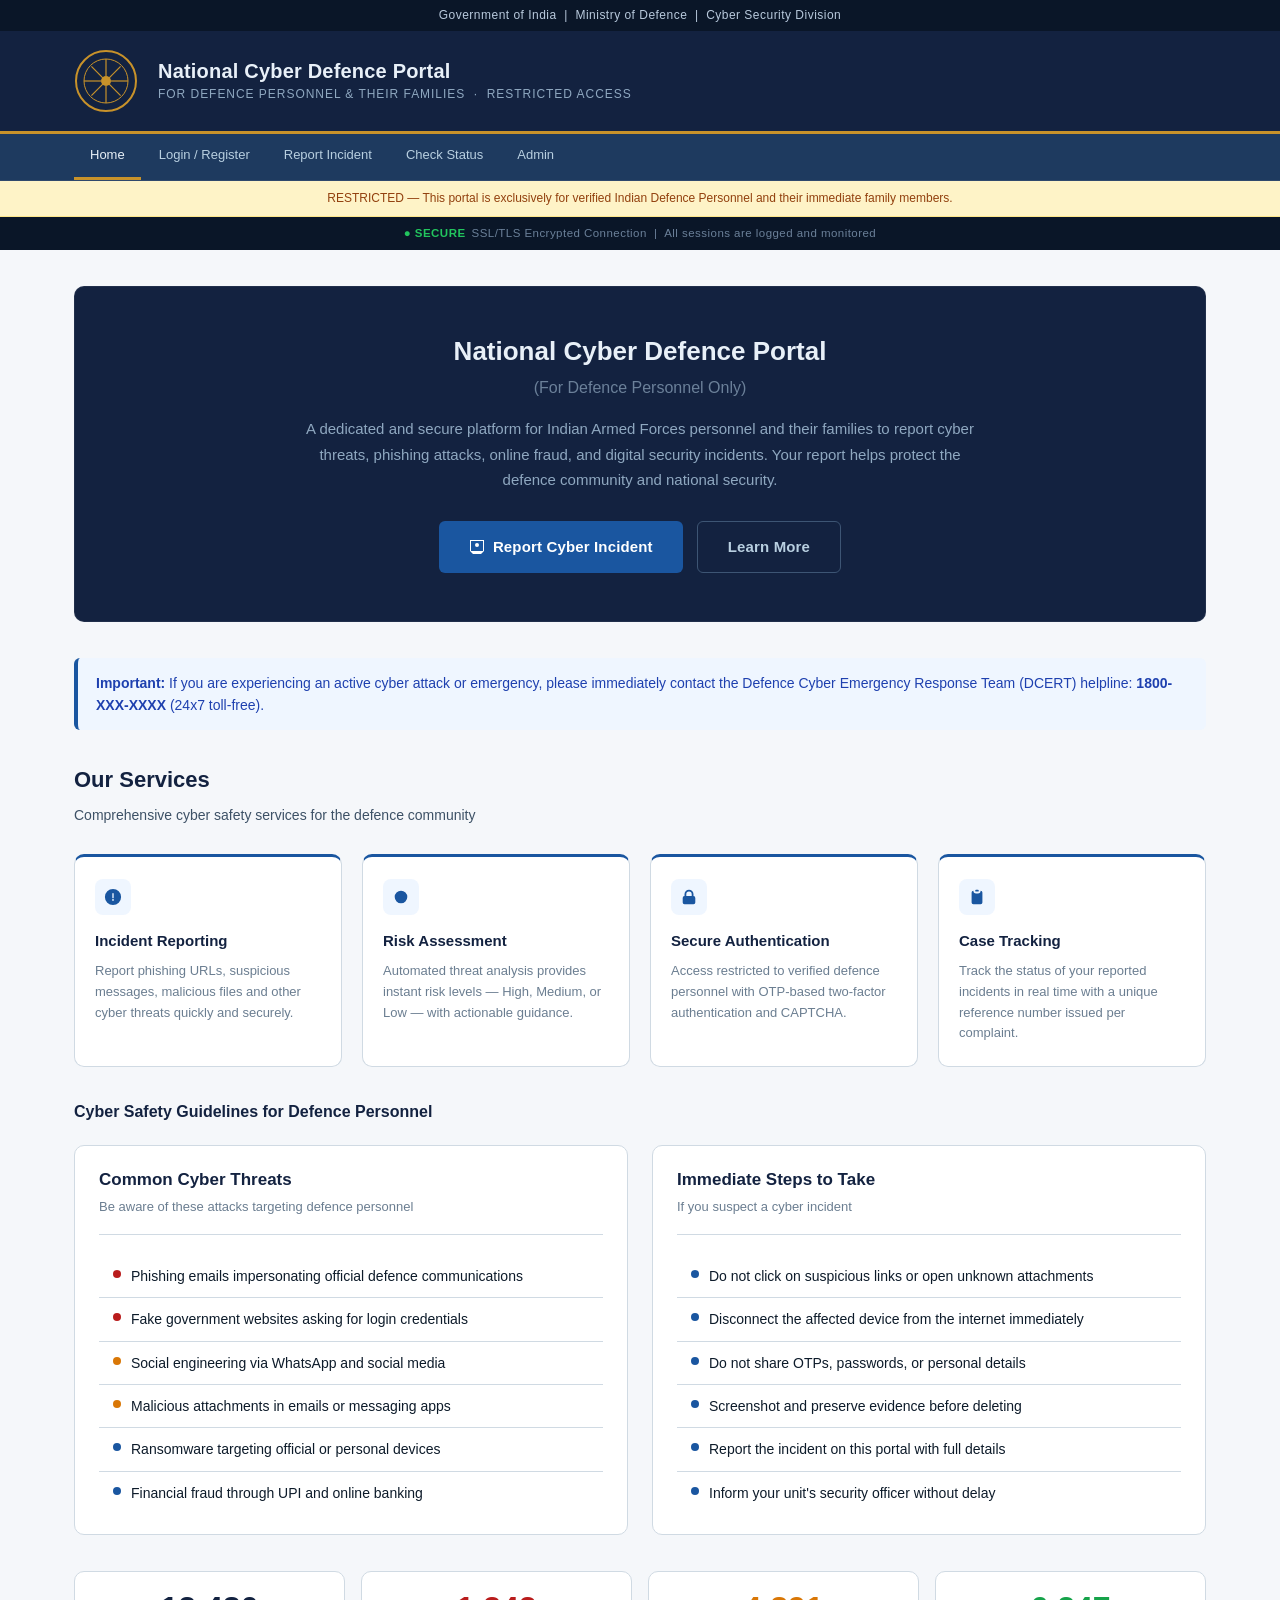
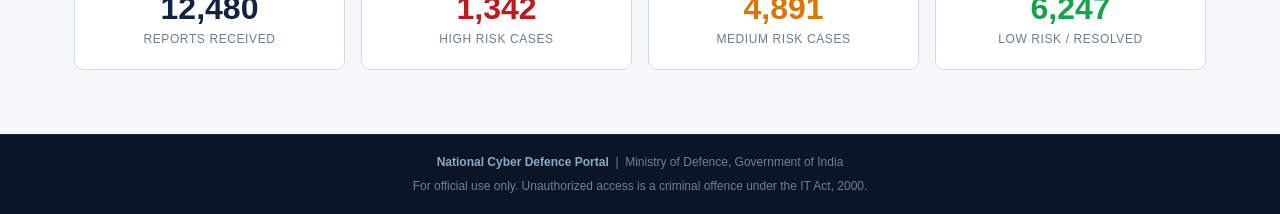
<file: index.html>
<!DOCTYPE html>
<html lang="en">
<head>
  <meta charset="UTF-8">
  <meta name="viewport" content="width=device-width, initial-scale=1.0">
  <title>National Cyber Defence Portal — Home</title>
  <link rel="stylesheet" href="style.css">
</head>
<body>

  <div class="top-strip">
    Government of India &nbsp;|&nbsp; Ministry of Defence &nbsp;|&nbsp; Cyber Security Division
  </div>

  <header>
    <div class="header-inner">
      <svg class="emblem" viewBox="0 0 64 64" fill="none" xmlns="http://www.w3.org/2000/svg" aria-hidden="true">
        <circle cx="32" cy="32" r="30" stroke="#c8922a" stroke-width="2" fill="none"/>
        <circle cx="32" cy="32" r="22" stroke="#c8922a" stroke-width="1" fill="none"/>
        <circle cx="32" cy="32" r="5" fill="#c8922a"/>
        <line x1="32" y1="10" x2="32" y2="27" stroke="#c8922a" stroke-width="1.2"/>
        <line x1="32" y1="37" x2="32" y2="54" stroke="#c8922a" stroke-width="1.2"/>
        <line x1="10" y1="32" x2="27" y2="32" stroke="#c8922a" stroke-width="1.2"/>
        <line x1="37" y1="32" x2="54" y2="32" stroke="#c8922a" stroke-width="1.2"/>
        <line x1="17.4" y1="17.4" x2="28.8" y2="28.8" stroke="#c8922a" stroke-width="1.2"/>
        <line x1="35.2" y1="35.2" x2="46.6" y2="46.6" stroke="#c8922a" stroke-width="1.2"/>
        <line x1="46.6" y1="17.4" x2="35.2" y2="28.8" stroke="#c8922a" stroke-width="1.2"/>
        <line x1="28.8" y1="35.2" x2="17.4" y2="46.6" stroke="#c8922a" stroke-width="1.2"/>
      </svg>
      <div class="header-text">
        <h1>National Cyber Defence Portal</h1>
        <div class="subtitle">For Defence Personnel &amp; Their Families &nbsp;·&nbsp; Restricted Access</div>
      </div>
    </div>
  </header>

  <nav>
    <div class="nav-inner">
      <a href="index.html" class="active">Home</a>
      <a href="auth.html">Login / Register</a>
      <a href="report.html">Report Incident</a>
      <a href="result.html">Check Status</a>
      <a href="admin.html">Admin</a>
    </div>
  </nav>

  <div class="notice-bar">
    RESTRICTED — This portal is exclusively for verified Indian Defence Personnel and their immediate family members.
  </div>

  <div class="secure-strip">
    <span>&#9679; SECURE</span>SSL/TLS Encrypted Connection &nbsp;|&nbsp; All sessions are logged and monitored
  </div>

  <main>

    <!-- HERO -->
    <div class="hero">
      <h2>National Cyber Defence Portal<br><small style="font-size:16px; font-weight:400; color:#6b8099;">(For Defence Personnel Only)</small></h2>
      <p>
        A dedicated and secure platform for Indian Armed Forces personnel and their families to report
        cyber threats, phishing attacks, online fraud, and digital security incidents. Your report
        helps protect the defence community and national security.
      </p>
      <div class="hero-actions">
        <a href="auth.html" class="btn btn-primary btn-lg">
          <svg width="16" height="16" viewBox="0 0 16 16" fill="currentColor" aria-hidden="true"><path d="M2 2h12v10H2V2zM1 1v11l3 3h8l3-3V1H1zM8 8a2 2 0 100-4 2 2 0 000 4z"/></svg>
          Report Cyber Incident
        </a>
        <a href="#about" class="btn btn-secondary btn-lg" style="color:#b8cfe0; border-color:#3d5574;">
          Learn More
        </a>
      </div>
    </div>

    <!-- ALERT INFO -->
    <div class="alert alert-info" style="margin-bottom:32px;">
      <div><strong>Important:</strong> If you are experiencing an active cyber attack or emergency, please immediately contact the Defence Cyber Emergency Response Team (DCERT) helpline: <strong>1800-XXX-XXXX</strong> (24x7 toll-free).</div>
    </div>

    <!-- FEATURE CARDS -->
    <div id="about" class="page-title">
      <h2>Our Services</h2>
      <p>Comprehensive cyber safety services for the defence community</p>
    </div>

    <div class="feature-grid">
      <div class="feature-card">
        <div class="feature-icon">
          <svg width="18" height="18" viewBox="0 0 20 20" fill="#1a56a0" aria-hidden="true"><path fill-rule="evenodd" d="M10 1a9 9 0 100 18A9 9 0 0010 1zm-.75 5.25a.75.75 0 011.5 0v4.5a.75.75 0 01-1.5 0v-4.5zm.75 8a1 1 0 100-2 1 1 0 000 2z" clip-rule="evenodd"/></svg>
        </div>
        <h3>Incident Reporting</h3>
        <p>Report phishing URLs, suspicious messages, malicious files and other cyber threats quickly and securely.</p>
      </div>
      <div class="feature-card">
        <div class="feature-icon">
          <svg width="18" height="18" viewBox="0 0 20 20" fill="#1a56a0" aria-hidden="true"><path d="M9 12a1 1 0 102 0V8a1 1 0 10-2 0v4zM10 17a7 7 0 100-14 7 7 0 000 14z"/></svg>
        </div>
        <h3>Risk Assessment</h3>
        <p>Automated threat analysis provides instant risk levels — High, Medium, or Low — with actionable guidance.</p>
      </div>
      <div class="feature-card">
        <div class="feature-icon">
          <svg width="18" height="18" viewBox="0 0 20 20" fill="#1a56a0" aria-hidden="true"><path fill-rule="evenodd" d="M5 9V7a5 5 0 0110 0v2a2 2 0 012 2v5a2 2 0 01-2 2H5a2 2 0 01-2-2v-5a2 2 0 012-2zm8-2v2H7V7a3 3 0 016 0z" clip-rule="evenodd"/></svg>
        </div>
        <h3>Secure Authentication</h3>
        <p>Access restricted to verified defence personnel with OTP-based two-factor authentication and CAPTCHA.</p>
      </div>
      <div class="feature-card">
        <div class="feature-icon">
          <svg width="18" height="18" viewBox="0 0 20 20" fill="#1a56a0" aria-hidden="true"><path d="M9 2a1 1 0 000 2h2a1 1 0 100-2H9zM4 5a2 2 0 012-2 3 3 0 003 3h2a3 3 0 003-3 2 2 0 012 2v11a2 2 0 01-2 2H6a2 2 0 01-2-2V5z"/></svg>
        </div>
        <h3>Case Tracking</h3>
        <p>Track the status of your reported incidents in real time with a unique reference number issued per complaint.</p>
      </div>
    </div>

    <!-- CYBER SAFETY SECTION -->
    <div class="section-head" style="margin-top:12px;">
      <h3>Cyber Safety Guidelines for Defence Personnel</h3>
    </div>

    <div class="grid-2">
      <div class="card-sm">
        <div class="card-header">
          <h2>Common Cyber Threats</h2>
          <p>Be aware of these attacks targeting defence personnel</p>
        </div>
        <ul class="action-list">
          <li><span class="action-dot" style="background:#b91c1c;"></span>Phishing emails impersonating official defence communications</li>
          <li><span class="action-dot" style="background:#b91c1c;"></span>Fake government websites asking for login credentials</li>
          <li><span class="action-dot" style="background:#d97706;"></span>Social engineering via WhatsApp and social media</li>
          <li><span class="action-dot" style="background:#d97706;"></span>Malicious attachments in emails or messaging apps</li>
          <li><span class="action-dot" style="background:#1a56a0;"></span>Ransomware targeting official or personal devices</li>
          <li><span class="action-dot" style="background:#1a56a0;"></span>Financial fraud through UPI and online banking</li>
        </ul>
      </div>
      <div class="card-sm">
        <div class="card-header">
          <h2>Immediate Steps to Take</h2>
          <p>If you suspect a cyber incident</p>
        </div>
        <ul class="action-list">
          <li><span class="action-dot"></span>Do not click on suspicious links or open unknown attachments</li>
          <li><span class="action-dot"></span>Disconnect the affected device from the internet immediately</li>
          <li><span class="action-dot"></span>Do not share OTPs, passwords, or personal details</li>
          <li><span class="action-dot"></span>Screenshot and preserve evidence before deleting</li>
          <li><span class="action-dot"></span>Report the incident on this portal with full details</li>
          <li><span class="action-dot"></span>Inform your unit's security officer without delay</li>
        </ul>
      </div>
    </div>

    <!-- STATISTICS STRIP -->
    <div style="margin-top:36px;">
      <div class="stats-grid">
        <div class="stat-card">
          <div class="stat-num">12,480</div>
          <div class="stat-label">Reports Received</div>
        </div>
        <div class="stat-card stat-high">
          <div class="stat-num">1,342</div>
          <div class="stat-label">High Risk Cases</div>
        </div>
        <div class="stat-card stat-medium">
          <div class="stat-num">4,891</div>
          <div class="stat-label">Medium Risk Cases</div>
        </div>
        <div class="stat-card stat-low">
          <div class="stat-num">6,247</div>
          <div class="stat-label">Low Risk / Resolved</div>
        </div>
      </div>
    </div>

  </main>

  <footer>
    <strong>National Cyber Defence Portal</strong> &nbsp;|&nbsp; Ministry of Defence, Government of India<br>
    <span style="margin-top:4px; display:block;">For official use only. Unauthorized access is a criminal offence under the IT Act, 2000.</span>
  </footer>

</body>
</html>
</file>
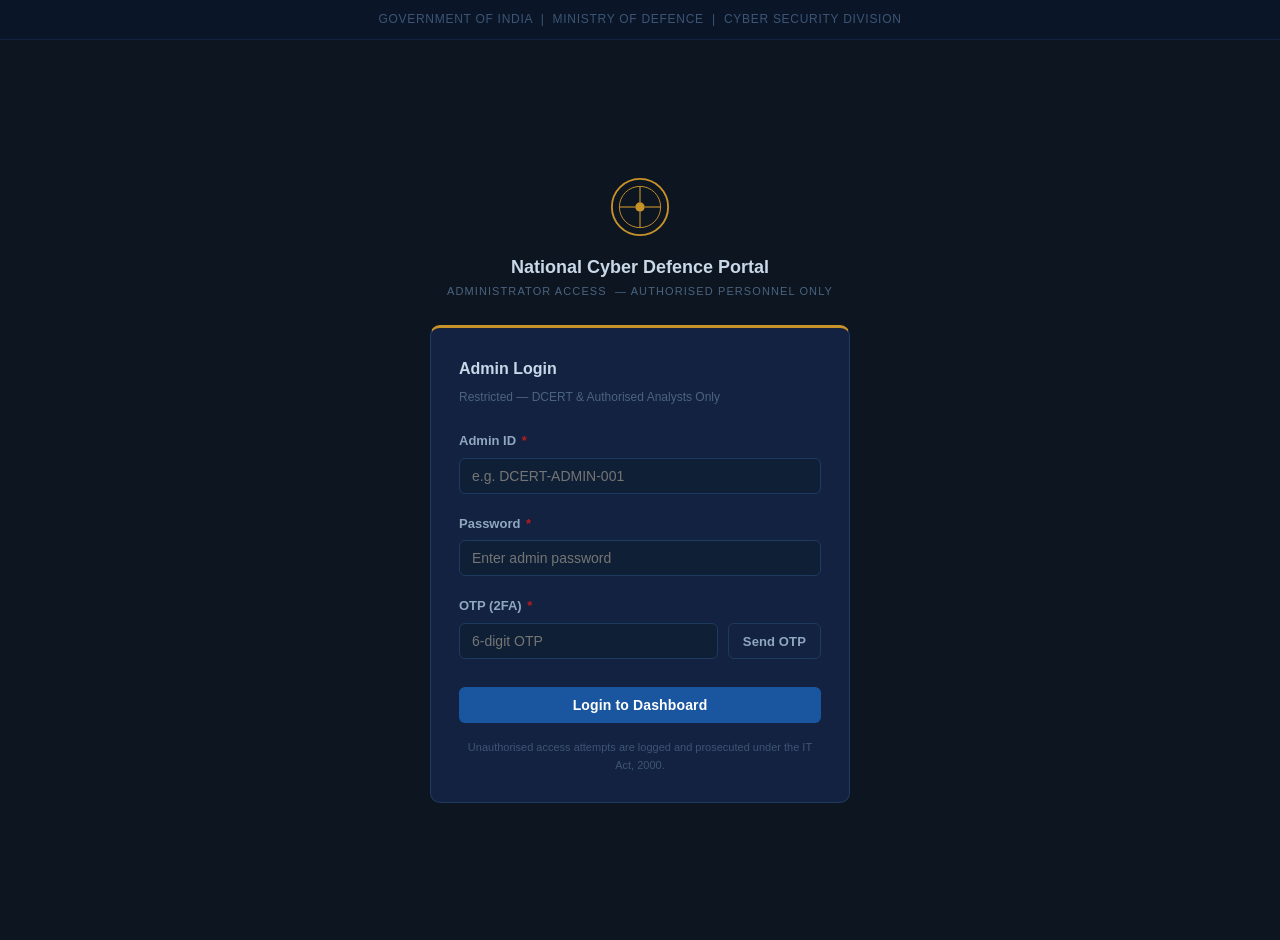
<file: admin.html>
<!DOCTYPE html>
<html lang="en">
<head>
  <meta charset="UTF-8">
  <meta name="viewport" content="width=device-width, initial-scale=1.0">
  <title>Admin Dashboard — National Cyber Defence Portal</title>
  <link rel="stylesheet" href="style.css">
  <style>
    body { background: #0d1520; }
    .admin-login-wrap {
      min-height: 100vh;
      display: flex;
      align-items: center;
      justify-content: center;
      padding: 24px;
    }
    .dashboard-page { display: none; background: var(--bg); }
    .dashboard-page.visible { display: block; }
    .admin-bar {
      background: #0f1f36;
      padding: 12px 24px;
      display: flex;
      align-items: center;
      justify-content: space-between;
      border-bottom: 2px solid #c8922a;
    }
    .admin-bar .portal-name {
      font-size: 14px;
      font-weight: 700;
      color: #8fa8c0;
      letter-spacing: 0.04em;
    }
    .admin-bar .admin-user {
      font-size: 13px;
      color: #6b8099;
    }
    .admin-bar .admin-user strong { color: #8fa8c0; }
  </style>
</head>
<body>

  <!-- ══ ADMIN LOGIN ══ -->
  <div id="loginPage">
    <div style="background:#0a1628; padding:10px 24px; text-align:center; font-size:12px; color:#3d5574; letter-spacing:0.06em; border-bottom:1px solid #132240;">
      GOVERNMENT OF INDIA &nbsp;|&nbsp; MINISTRY OF DEFENCE &nbsp;|&nbsp; CYBER SECURITY DIVISION
    </div>
    <div class="admin-login-wrap">
      <div style="width:100%; max-width:420px;">
        <!-- Emblem -->
        <div style="text-align:center; margin-bottom:24px;">
          <svg width="60" height="60" viewBox="0 0 64 64" fill="none" xmlns="http://www.w3.org/2000/svg" aria-hidden="true">
            <circle cx="32" cy="32" r="30" stroke="#c8922a" stroke-width="2" fill="none"/>
            <circle cx="32" cy="32" r="22" stroke="#c8922a" stroke-width="1" fill="none"/>
            <circle cx="32" cy="32" r="5" fill="#c8922a"/>
            <line x1="32" y1="10" x2="32" y2="27" stroke="#c8922a" stroke-width="1.2"/>
            <line x1="32" y1="37" x2="32" y2="54" stroke="#c8922a" stroke-width="1.2"/>
            <line x1="10" y1="32" x2="27" y2="32" stroke="#c8922a" stroke-width="1.2"/>
            <line x1="37" y1="32" x2="54" y2="32" stroke="#c8922a" stroke-width="1.2"/>
          </svg>
          <div style="font-size:18px; font-weight:700; color:#c8d8e8; margin-top:12px; line-height:1.3;">National Cyber Defence Portal</div>
          <div style="font-size:11px; color:#4a6480; text-transform:uppercase; letter-spacing:0.1em; margin-top:4px;">Administrator Access &nbsp;— Authorised Personnel Only</div>
        </div>

        <div style="background:#132240; border:1px solid #1e3a5f; border-top: 3px solid #c8922a; border-radius:10px; padding:28px 28px;">
          <h2 style="font-size:16px; font-weight:600; color:#c8d8e8; margin-bottom:6px;">Admin Login</h2>
          <p style="font-size:12px; color:#4a6480; margin-bottom:24px;">Restricted — DCERT &amp; Authorised Analysts Only</p>

          <form id="adminLoginForm" onsubmit="adminLogin(event)" novalidate>
            <div class="form-group">
              <label for="adminId" style="color:#8fa8c0;">Admin ID <span class="required">*</span></label>
              <input type="text" id="adminId" placeholder="e.g. DCERT-ADMIN-001" style="background:#0f1f36; border-color:#1e3a5f; color:#c8d8e8;" required>
            </div>
            <div class="form-group">
              <label for="adminPass" style="color:#8fa8c0;">Password <span class="required">*</span></label>
              <input type="password" id="adminPass" placeholder="Enter admin password" style="background:#0f1f36; border-color:#1e3a5f; color:#c8d8e8;" required>
            </div>
            <div class="form-group">
              <label for="adminOtp" style="color:#8fa8c0;">OTP (2FA) <span class="required">*</span></label>
              <div class="otp-row">
                <input type="text" id="adminOtp" placeholder="6-digit OTP" maxlength="6" inputmode="numeric" style="background:#0f1f36; border-color:#1e3a5f; color:#c8d8e8;" required>
                <button type="button" class="btn btn-secondary btn-sm" style="border-color:#1e3a5f; color:#8fa8c0; white-space:nowrap;" onclick="alert('OTP sent to registered admin device.')">Send OTP</button>
              </div>
            </div>
            <button type="submit" class="btn btn-primary btn-full" style="margin-top:8px;">Login to Dashboard</button>
          </form>

          <p style="font-size:11px; color:#3d5574; text-align:center; margin-top:16px;">
            Unauthorised access attempts are logged and prosecuted under the IT Act, 2000.
          </p>
        </div>
      </div>
    </div>
  </div>

  <!-- ══ DASHBOARD ══ -->
  <div id="dashboardPage" class="dashboard-page">

    <div class="admin-bar">
      <div class="portal-name">&#128737; NCDP Admin Console</div>
      <div class="admin-user">Logged in as: <strong>DCERT-ADMIN-001</strong> &nbsp;|&nbsp; <a href="#" onclick="logout()" style="color:#c8922a; text-decoration:none; font-size:13px;">Logout</a></div>
    </div>

    <div style="background:#132240; padding:10px 24px; font-size:12px; color:#4a6480; border-bottom:1px solid #1e3a5f;">
      Last login: <strong style="color:#6b8099;">13 Apr 2024, 09:14 IST</strong> &nbsp;|&nbsp; Session expires in: <strong style="color:#6b8099;" id="sessionTimer">30:00</strong>
    </div>

    <div style="background: var(--bg); min-height: 100vh; padding: 28px 24px;">
      <div style="max-width: 1180px; margin: 0 auto;">

        <div class="page-title">
          <h2>Incident Management Dashboard</h2>
          <p>Overview of all submitted cyber incident reports</p>
        </div>

        <!-- STATS -->
        <div class="stats-grid">
          <div class="stat-card">
            <div class="stat-num" id="sTotal">147</div>
            <div class="stat-label">Total Cases</div>
          </div>
          <div class="stat-card stat-high">
            <div class="stat-num" id="sHigh">32</div>
            <div class="stat-label">High Risk</div>
          </div>
          <div class="stat-card stat-medium">
            <div class="stat-num" id="sMedium">61</div>
            <div class="stat-label">Medium Risk</div>
          </div>
          <div class="stat-card stat-low">
            <div class="stat-num" id="sLow">54</div>
            <div class="stat-label">Low Risk</div>
          </div>
          <div class="stat-card">
            <div class="stat-num" style="color:#1a56a0;" id="sOpen">18</div>
            <div class="stat-label">Open Cases</div>
          </div>
          <div class="stat-card">
            <div class="stat-num" style="color:#166534;" id="sResolved">129</div>
            <div class="stat-label">Resolved</div>
          </div>
        </div>

        <!-- FILTERS -->
        <div class="card" style="margin-bottom:20px;">
          <div class="section-head" style="margin-bottom:16px;">
            <h3>Filter Complaints</h3>
            <button class="btn btn-secondary btn-sm" onclick="resetFilters()">Reset Filters</button>
          </div>
          <div class="filter-row">
            <select id="filterRisk" onchange="applyFilters()">
              <option value="">All Risk Levels</option>
              <option value="High">High Risk</option>
              <option value="Medium">Medium Risk</option>
              <option value="Low">Low Risk</option>
            </select>
            <select id="filterType" onchange="applyFilters()">
              <option value="">All Incident Types</option>
              <option value="URL">Suspicious URL</option>
              <option value="Message">Suspicious Message</option>
              <option value="File">Suspicious File</option>
              <option value="Financial">Financial Fraud</option>
              <option value="Account">Account Compromise</option>
            </select>
            <select id="filterStatus" onchange="applyFilters()">
              <option value="">All Statuses</option>
              <option value="Open">Open</option>
              <option value="Under Review">Under Review</option>
              <option value="Resolved">Resolved</option>
              <option value="Escalated">Escalated</option>
            </select>
            <input type="text" id="filterDate" placeholder="Filter by date (DD/MM/YYYY)" style="min-width:180px;" oninput="applyFilters()">
            <input type="text" id="filterSearch" placeholder="Search name / ref no." style="min-width:180px;" oninput="applyFilters()">
          </div>
        </div>

        <!-- TABLE -->
        <div class="card">
          <div class="section-head">
            <h3>Complaints Register <span id="rowCount" style="font-size:13px; font-weight:400; color: var(--text-muted); margin-left:8px;"></span></h3>
            <button class="btn btn-secondary btn-sm" onclick="alert('Export functionality requires backend integration.')">&#8659; Export CSV</button>
          </div>
          <div class="table-wrap">
            <table id="complaintsTable">
              <thead>
                <tr>
                  <th>Ref. No.</th>
                  <th>Name</th>
                  <th>Personnel ID</th>
                  <th>Incident Type</th>
                  <th>Risk Level</th>
                  <th>Status</th>
                  <th>Date</th>
                  <th>Action</th>
                </tr>
              </thead>
              <tbody id="tableBody">
                <!-- populated by JS -->
              </tbody>
            </table>
          </div>
          <div style="text-align:center; padding:16px; font-size:13px; color: var(--text-muted);" id="noResults" style="display:none;">No records match the selected filters.</div>
        </div>

      </div>
    </div>
  </div>

  <script>
    const complaints = [
      { ref:'NCDP-2024-00847231', name:'Col. Arun Sharma', pid:'ARMY-2019-004521', type:'URL', risk:'High', status:'Under Review', date:'13/04/2024' },
      { ref:'NCDP-2024-00847198', name:'Smt. Priya Menon', pid:'NAVY-2015-007832', type:'Message', risk:'Medium', status:'Resolved', date:'13/04/2024' },
      { ref:'NCDP-2024-00847156', name:'Flt. Lt. Rohit Verma', pid:'IAF-2020-003341', type:'File', risk:'High', status:'Escalated', date:'12/04/2024' },
      { ref:'NCDP-2024-00847103', name:'JWO Suresh Kumar', pid:'NAVY-2018-009021', type:'Financial', risk:'High', status:'Open', date:'12/04/2024' },
      { ref:'NCDP-2024-00847089', name:'Mrs. Kavitha Nair', pid:'ARMY-2012-001134', type:'Message', risk:'Low', status:'Resolved', date:'12/04/2024' },
      { ref:'NCDP-2024-00846977', name:'Maj. Deepak Singh', pid:'ARMY-2016-005678', type:'Account', risk:'Medium', status:'Under Review', date:'11/04/2024' },
      { ref:'NCDP-2024-00846912', name:'Sub. Ramesh Patil', pid:'ARMY-2010-002298', type:'URL', risk:'Low', status:'Resolved', date:'11/04/2024' },
      { ref:'NCDP-2024-00846834', name:'Dr. Anita Krishnan', pid:'DRDO-2017-008843', type:'Message', risk:'Medium', status:'Open', date:'10/04/2024' },
      { ref:'NCDP-2024-00846791', name:'Hav. Vikram Tiwari', pid:'ARMY-2008-003367', type:'File', risk:'High', status:'Escalated', date:'10/04/2024' },
      { ref:'NCDP-2024-00846740', name:'Wg. Cdr. Meena Joshi', pid:'IAF-2014-006112', type:'Financial', risk:'Medium', status:'Resolved', date:'10/04/2024' },
      { ref:'NCDP-2024-00846698', name:'Capt. Sanjay Rao', pid:'NAVY-2021-001054', type:'URL', risk:'Low', status:'Resolved', date:'09/04/2024' },
      { ref:'NCDP-2024-00846601', name:'Ms. Sunita Goswami', pid:'BSF-2013-007729', type:'Message', risk:'Medium', status:'Under Review', date:'09/04/2024' },
    ];

    let filtered = [...complaints];

    function riskBadge(r) {
      if (r==='High') return '<span class="badge badge-high">High</span>';
      if (r==='Medium') return '<span class="badge badge-medium">Medium</span>';
      return '<span class="badge badge-low">Low</span>';
    }

    function statusBadge(s) {
      if (s==='Escalated') return '<span class="badge badge-high">' + s + '</span>';
      if (s==='Open') return '<span class="badge badge-info">' + s + '</span>';
      if (s==='Under Review') return '<span class="badge badge-medium">' + s + '</span>';
      return '<span class="badge badge-gray">' + s + '</span>';
    }

    function renderTable(data) {
      const tbody = document.getElementById('tableBody');
      const noRes = document.getElementById('noResults');
      document.getElementById('rowCount').textContent = '(' + data.length + ' records)';
      if (!data.length) {
        tbody.innerHTML = '';
        noRes.style.display = 'block';
        return;
      }
      noRes.style.display = 'none';
      tbody.innerHTML = data.map(r => `
        <tr>
          <td style="font-family:'Courier New',monospace; font-size:12px; color:#1a56a0;">${r.ref}</td>
          <td style="font-weight:500;">${r.name}</td>
          <td style="font-size:12px; color:var(--text-muted);">${r.pid}</td>
          <td>${r.type}</td>
          <td>${riskBadge(r.risk)}</td>
          <td>${statusBadge(r.status)}</td>
          <td style="font-size:13px;">${r.date}</td>
          <td><button class="btn btn-secondary btn-sm" onclick="alert('Case detail view requires backend integration.')">View</button></td>
        </tr>
      `).join('');
    }

    function applyFilters() {
      const risk = document.getElementById('filterRisk').value;
      const type = document.getElementById('filterType').value;
      const status = document.getElementById('filterStatus').value;
      const date = document.getElementById('filterDate').value.trim();
      const search = document.getElementById('filterSearch').value.trim().toLowerCase();

      filtered = complaints.filter(r => {
        return (!risk || r.risk === risk)
          && (!type || r.type === type)
          && (!status || r.status === status)
          && (!date || r.date.includes(date))
          && (!search || r.name.toLowerCase().includes(search) || r.ref.toLowerCase().includes(search) || r.pid.toLowerCase().includes(search));
      });
      renderTable(filtered);
    }

    function resetFilters() {
      ['filterRisk','filterType','filterStatus'].forEach(id => document.getElementById(id).value = '');
      document.getElementById('filterDate').value = '';
      document.getElementById('filterSearch').value = '';
      filtered = [...complaints];
      renderTable(filtered);
    }

    function adminLogin(e) {
      e.preventDefault();
      const id = document.getElementById('adminId').value;
      const pass = document.getElementById('adminPass').value;
      const otp = document.getElementById('adminOtp').value;
      if (!id || !pass || !otp) { alert('All fields are required.'); return; }
      document.getElementById('loginPage').style.display = 'none';
      document.body.style.background = 'var(--bg)';
      const dp = document.getElementById('dashboardPage');
      dp.classList.add('visible');
      renderTable(complaints);
      startSessionTimer();
    }

    function logout() {
      if (confirm('Log out of admin session?')) {
        document.getElementById('loginPage').style.display = 'block';
        document.body.style.background = '#0d1520';
        document.getElementById('dashboardPage').classList.remove('visible');
      }
    }

    let sessionSecs = 1800;
    function startSessionTimer() {
      setInterval(() => {
        sessionSecs--;
        const m = Math.floor(sessionSecs / 60);
        const s = sessionSecs % 60;
        const el = document.getElementById('sessionTimer');
        if (el) el.textContent = m + ':' + String(s).padStart(2,'0');
        if (sessionSecs <= 0) { alert('Session expired. Please login again.'); logout(); }
      }, 1000);
    }
  </script>

</body>
</html>
</file>
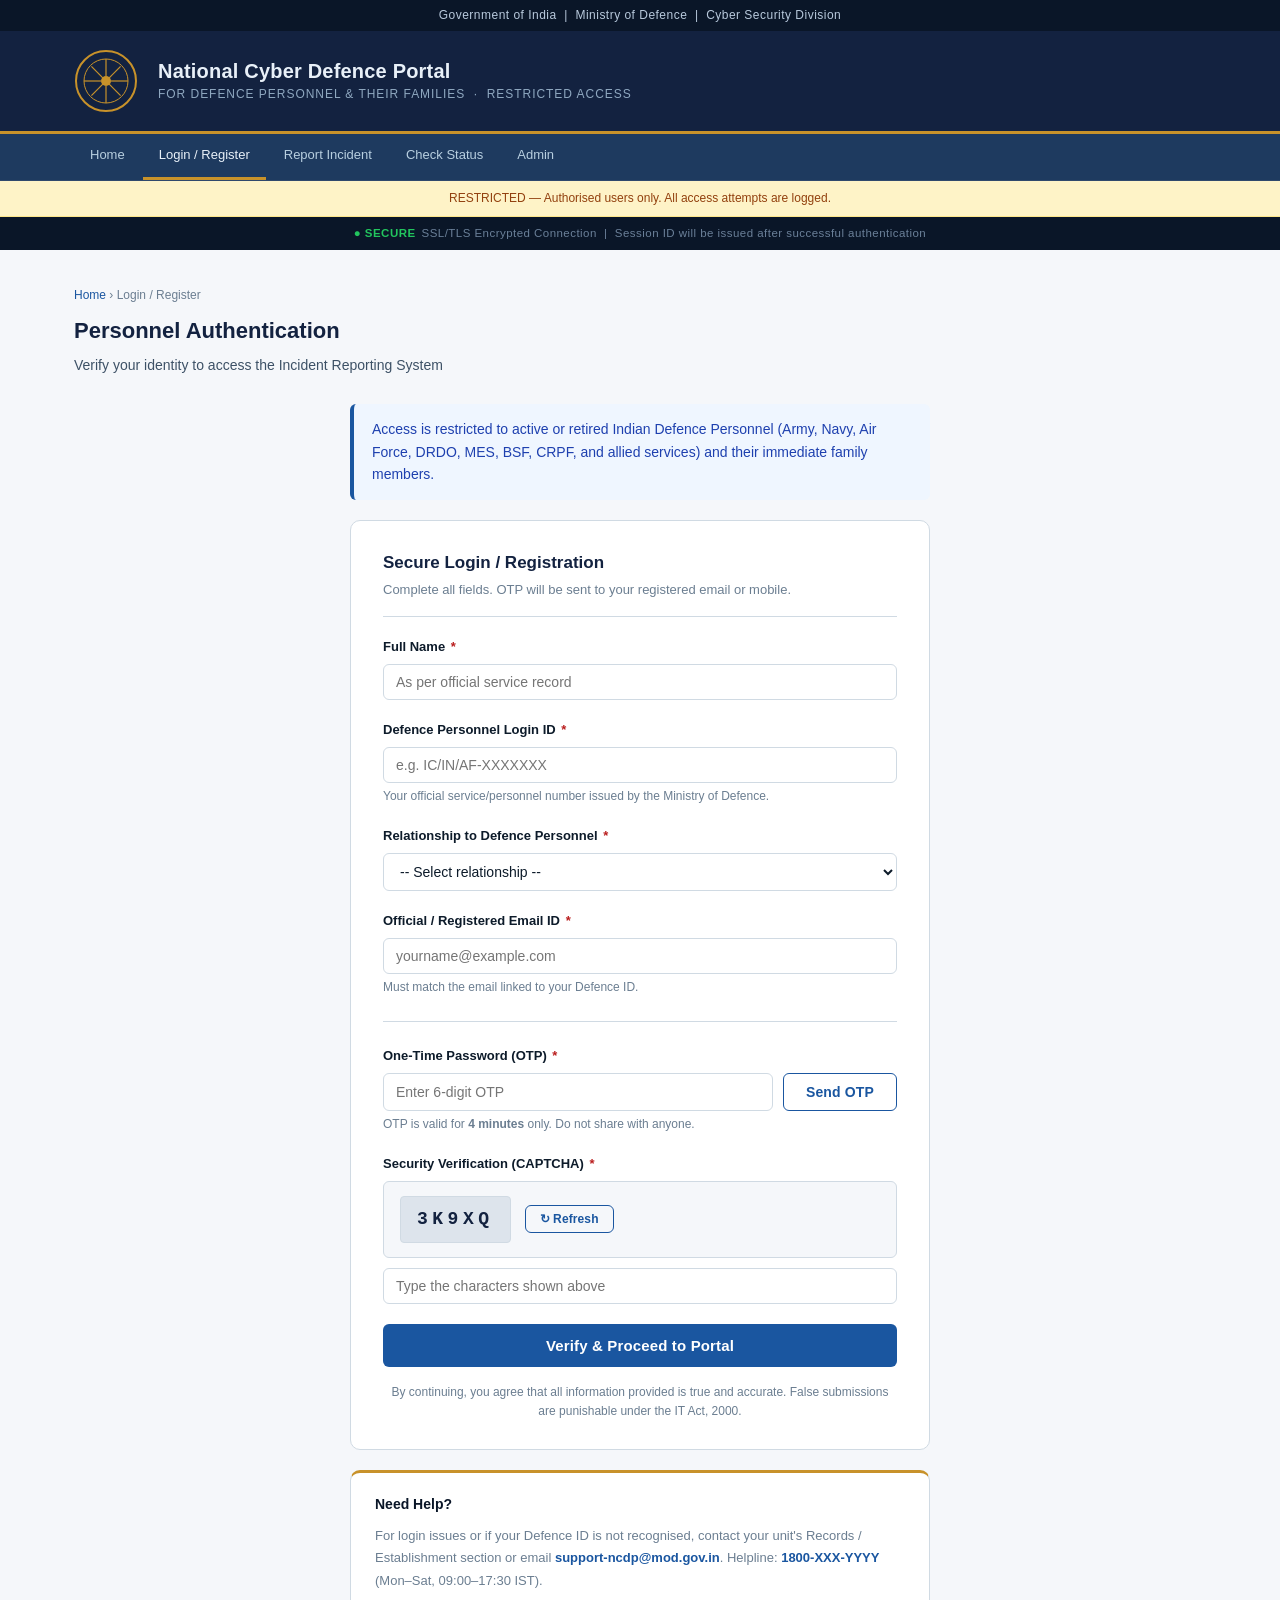
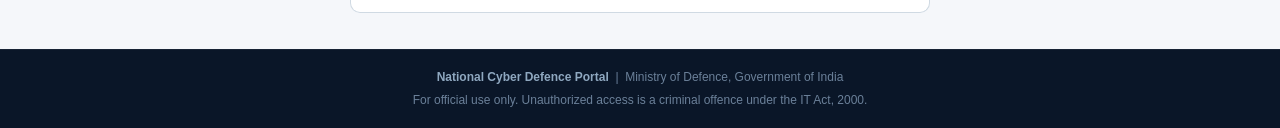
<file: auth.html>
<!DOCTYPE html>
<html lang="en">
<head>
  <meta charset="UTF-8">
  <meta name="viewport" content="width=device-width, initial-scale=1.0">
  <title>Login / Register — National Cyber Defence Portal</title>
  <link rel="stylesheet" href="style.css">
</head>
<body>

  <div class="top-strip">Government of India &nbsp;|&nbsp; Ministry of Defence &nbsp;|&nbsp; Cyber Security Division</div>

  <header>
    <div class="header-inner">
      <svg class="emblem" viewBox="0 0 64 64" fill="none" xmlns="http://www.w3.org/2000/svg" aria-hidden="true">
        <circle cx="32" cy="32" r="30" stroke="#c8922a" stroke-width="2" fill="none"/>
        <circle cx="32" cy="32" r="22" stroke="#c8922a" stroke-width="1" fill="none"/>
        <circle cx="32" cy="32" r="5" fill="#c8922a"/>
        <line x1="32" y1="10" x2="32" y2="27" stroke="#c8922a" stroke-width="1.2"/>
        <line x1="32" y1="37" x2="32" y2="54" stroke="#c8922a" stroke-width="1.2"/>
        <line x1="10" y1="32" x2="27" y2="32" stroke="#c8922a" stroke-width="1.2"/>
        <line x1="37" y1="32" x2="54" y2="32" stroke="#c8922a" stroke-width="1.2"/>
        <line x1="17.4" y1="17.4" x2="28.8" y2="28.8" stroke="#c8922a" stroke-width="1.2"/>
        <line x1="35.2" y1="35.2" x2="46.6" y2="46.6" stroke="#c8922a" stroke-width="1.2"/>
        <line x1="46.6" y1="17.4" x2="35.2" y2="28.8" stroke="#c8922a" stroke-width="1.2"/>
        <line x1="28.8" y1="35.2" x2="17.4" y2="46.6" stroke="#c8922a" stroke-width="1.2"/>
      </svg>
      <div class="header-text">
        <h1>National Cyber Defence Portal</h1>
        <div class="subtitle">For Defence Personnel &amp; Their Families &nbsp;·&nbsp; Restricted Access</div>
      </div>
    </div>
  </header>

  <nav>
    <div class="nav-inner">
      <a href="index.html">Home</a>
      <a href="auth.html" class="active">Login / Register</a>
      <a href="report.html">Report Incident</a>
      <a href="result.html">Check Status</a>
      <a href="admin.html">Admin</a>
    </div>
  </nav>

  <div class="notice-bar">RESTRICTED — Authorised users only. All access attempts are logged.</div>

  <div class="secure-strip">
    <span>&#9679; SECURE</span>SSL/TLS Encrypted Connection &nbsp;|&nbsp; Session ID will be issued after successful authentication
  </div>

  <main>
    <div class="page-title">
      <div class="breadcrumb"><a href="index.html">Home</a> &rsaquo; Login / Register</div>
      <h2>Personnel Authentication</h2>
      <p>Verify your identity to access the Incident Reporting System</p>
    </div>

    <div style="max-width: 580px; margin: 0 auto;">

      <div class="alert alert-info">
        Access is restricted to active or retired Indian Defence Personnel (Army, Navy, Air Force, DRDO, MES, BSF, CRPF, and allied services) and their immediate family members.
      </div>

      <div class="card">
        <div class="card-header">
          <h2>Secure Login / Registration</h2>
          <p>Complete all fields. OTP will be sent to your registered email or mobile.</p>
        </div>

        <form id="authForm" onsubmit="handleSubmit(event)" novalidate>

          <!-- Name -->
          <div class="form-group">
            <label for="fullName">Full Name <span class="required">*</span></label>
            <input type="text" id="fullName" name="fullName" placeholder="As per official service record" autocomplete="name" required>
          </div>

          <!-- Defence Login ID -->
          <div class="form-group">
  <label for="defenceId">Defence Personnel Login ID <span class="required">*</span></label>
  <input type="text" id="defenceId" name="defenceId"
         placeholder="e.g. IC/IN/AF-XXXXXXX"
         required
         onkeydown="if(event.key==='Enter'){checkDefenceId()}">
  <div class="form-hint">Your official service/personnel number issued by the Ministry of Defence.</div>
</div>

          <!-- Relationship -->
          <div class="form-group">
            <label for="relationship">Relationship to Defence Personnel <span class="required">*</span></label>
            <select id="relationship" name="relationship" required>
              <option value="" disabled selected>-- Select relationship --</option>
              <option value="self">Self (Active Service)</option>
              <option value="self-retired">Self (Retired)</option>
              <option value="spouse">Spouse</option>
              <option value="child">Son / Daughter</option>
              <option value="parent">Parent</option>
              <option value="sibling">Sibling (Dependent)</option>
            </select>
          </div>

          <!-- Email -->
          <div class="form-group">
            <label for="email">Official / Registered Email ID <span class="required">*</span></label>
            <input type="email" id="email" name="email" placeholder="yourname@example.com" autocomplete="email" required>
            <div class="form-hint">Must match the email linked to your Defence ID.</div>
          </div>

          <hr>

          <!-- OTP -->
          <div class="form-group">
            <label for="otp">One-Time Password (OTP) <span class="required">*</span></label>
            <div class="otp-row">
              <input type="text" id="otp" name="otp" placeholder="Enter 6-digit OTP" maxlength="6" inputmode="numeric" pattern="[0-9]{6}" required>
              <button type="button" class="btn btn-secondary" id="sendOtpBtn" onclick="sendOTP()">Send OTP</button>
            </div>
            <div class="form-hint" id="otpHint">OTP is valid for <strong>4 minutes</strong> only. Do not share with anyone.</div>
          </div>

          <!-- CAPTCHA -->
          <div class="form-group">
            <label>Security Verification (CAPTCHA) <span class="required">*</span></label>
            <div class="captcha-box">
              <div class="captcha-img" id="captchaDisplay" aria-label="CAPTCHA code">3K9XQ</div>
              <button type="button" onclick="refreshCaptcha()" class="btn btn-secondary btn-sm" style="font-size:12px;">&#8635; Refresh</button>
            </div>
            <input type="text" id="captchaInput" name="captcha" placeholder="Type the characters shown above" style="margin-top:10px;" required>
          </div>

          <!-- Submit -->
          <div style="margin-top:8px;">
            <button type="submit" class="btn btn-primary btn-full btn-lg">
              Verify &amp; Proceed to Portal
            </button>
          </div>

          <p style="font-size:12px; color:#6b7e91; text-align:center; margin-top:16px;">
            By continuing, you agree that all information provided is true and accurate. False submissions are punishable under the IT Act, 2000.
          </p>

        </form>
      </div>

      <!-- HELP BOX -->
      <div class="card-sm" style="margin-top:20px; border-top: 3px solid #c8922a;">
        <h3 style="font-size:14px; font-weight:600; color:#0a1628; margin-bottom:10px;">Need Help?</h3>
        <p style="font-size:13px; color:#6b7e91; line-height:1.7;">
          For login issues or if your Defence ID is not recognised, contact your unit's Records / Establishment section
          or email <strong style="color:#1a56a0;">support-ncdp@mod.gov.in</strong>. Helpline: <strong style="color:#1a56a0;">1800-XXX-YYYY</strong> (Mon–Sat, 09:00–17:30 IST).
        </p>
      </div>

    </div>
  </main>

  <footer>
    <strong>National Cyber Defence Portal</strong> &nbsp;|&nbsp; Ministry of Defence, Government of India<br>
    <span style="margin-top:4px; display:block;">For official use only. Unauthorized access is a criminal offence under the IT Act, 2000.</span>
  </footer>

  <script>
    const captchas = ['3K9XQ','7M2PL','ZW4RT','B8NVJ','Y5CXK','D3QHR'];
    let currentCaptcha = '3K9XQ';
    let otpTimer = null;
    let otpSeconds = 240;

    function refreshCaptcha() {
      currentCaptcha = captchas[Math.floor(Math.random() * captchas.length)];
      document.getElementById('captchaDisplay').textContent = currentCaptcha;
    }
    async function sendOTP() {
  const email = document.getElementById('email').value;

  if (!email) {
    alert("Please enter email first");
    return;
  }

  const btn = document.getElementById('sendOtpBtn');
  btn.disabled = true;
  btn.textContent = "Sending...";

  try {
    const res = await fetch("http://127.0.0.1:5000/send-otp", {
      method: "POST",
      headers: {
        "Content-Type": "application/json"
      },
      body: JSON.stringify({ email })
    });

    const data = await res.json();

    if (data.success) {
      btn.textContent = "OTP Sent";
      startOTPTimer();
    } else {
      throw new Error();
    }

  } catch (err) {
    alert("Failed to send OTP");
    btn.disabled = false;
    btn.textContent = "Send OTP";
    console.error(err);
  }
}


    function startOTPTimer() {
      otpSeconds = 240;
      updateHint();
      otpTimer = setInterval(() => {
        otpSeconds--;
        updateHint();
        if (otpSeconds <= 0) {
          clearInterval(otpTimer);
          document.getElementById('otpHint').innerHTML = 'OTP has <strong style="color:#b91c1c;">expired</strong>. Please request a new one.';
          const btn = document.getElementById('sendOtpBtn');
          btn.disabled = false;
          btn.textContent = 'Resend OTP';
        }
      }, 1000);
    }

    function updateHint() {
      const m = Math.floor(otpSeconds / 60);
      const s = otpSeconds % 60;
      document.getElementById('otpHint').innerHTML =
        'OTP expires in <strong>' + m + ':' + String(s).padStart(2,'0') + '</strong>. Do not share with anyone.';
    }

    async function handleSubmit(e) {
  e.preventDefault();

  const inputId = document.getElementById("defenceId").value.trim();
  const inputEmail = document.getElementById("email").value.trim().toLowerCase();
  const captchaIn = document.getElementById('captchaInput').value.trim().toUpperCase();

  // ✅ Step 1: Basic validation
  if (!inputId || !inputEmail) {
    alert("Enter Defence ID and Email");
    return;
  }

  // ✅ Step 2: CAPTCHA check
  if (captchaIn !== currentCaptcha) {
    alert('CAPTCHA does not match. Please try again.');
    refreshCaptcha();
    document.getElementById('captchaInput').value = '';
    return;
  }

  try {
  const response = await fetch("defence_dataset.json");

  if (!response.ok) {
    throw new Error("File not found or wrong path");
  }

  const data = await response.json();
    // ✅ Step 3: Match BOTH ID + Email
    const user = data.find(person =>
      person.service_id === inputId &&
      person.email.toLowerCase() === inputEmail
    );

    if (!user) {
      alert("Defence ID and Email do not match");
      return;
    }
    const otpInput = document.getElementById("otp").value;

const verifyRes = await fetch("http://127.0.0.1:5000/verify-otp", {
  method: "POST",
  headers: { "Content-Type": "application/json" },
  body: JSON.stringify({
    email: inputEmail,
    otp: otpInput
  })
});

const verifyData = await verifyRes.json();

if (!verifyData.success) {
  alert("Invalid OTP");
  return;
}

  
    window.location.href = 'report.html';

  } catch (error) {
    alert("Error loading data");
    console.error(error);
  }
}
  </script>

</body>
</html>
</file>
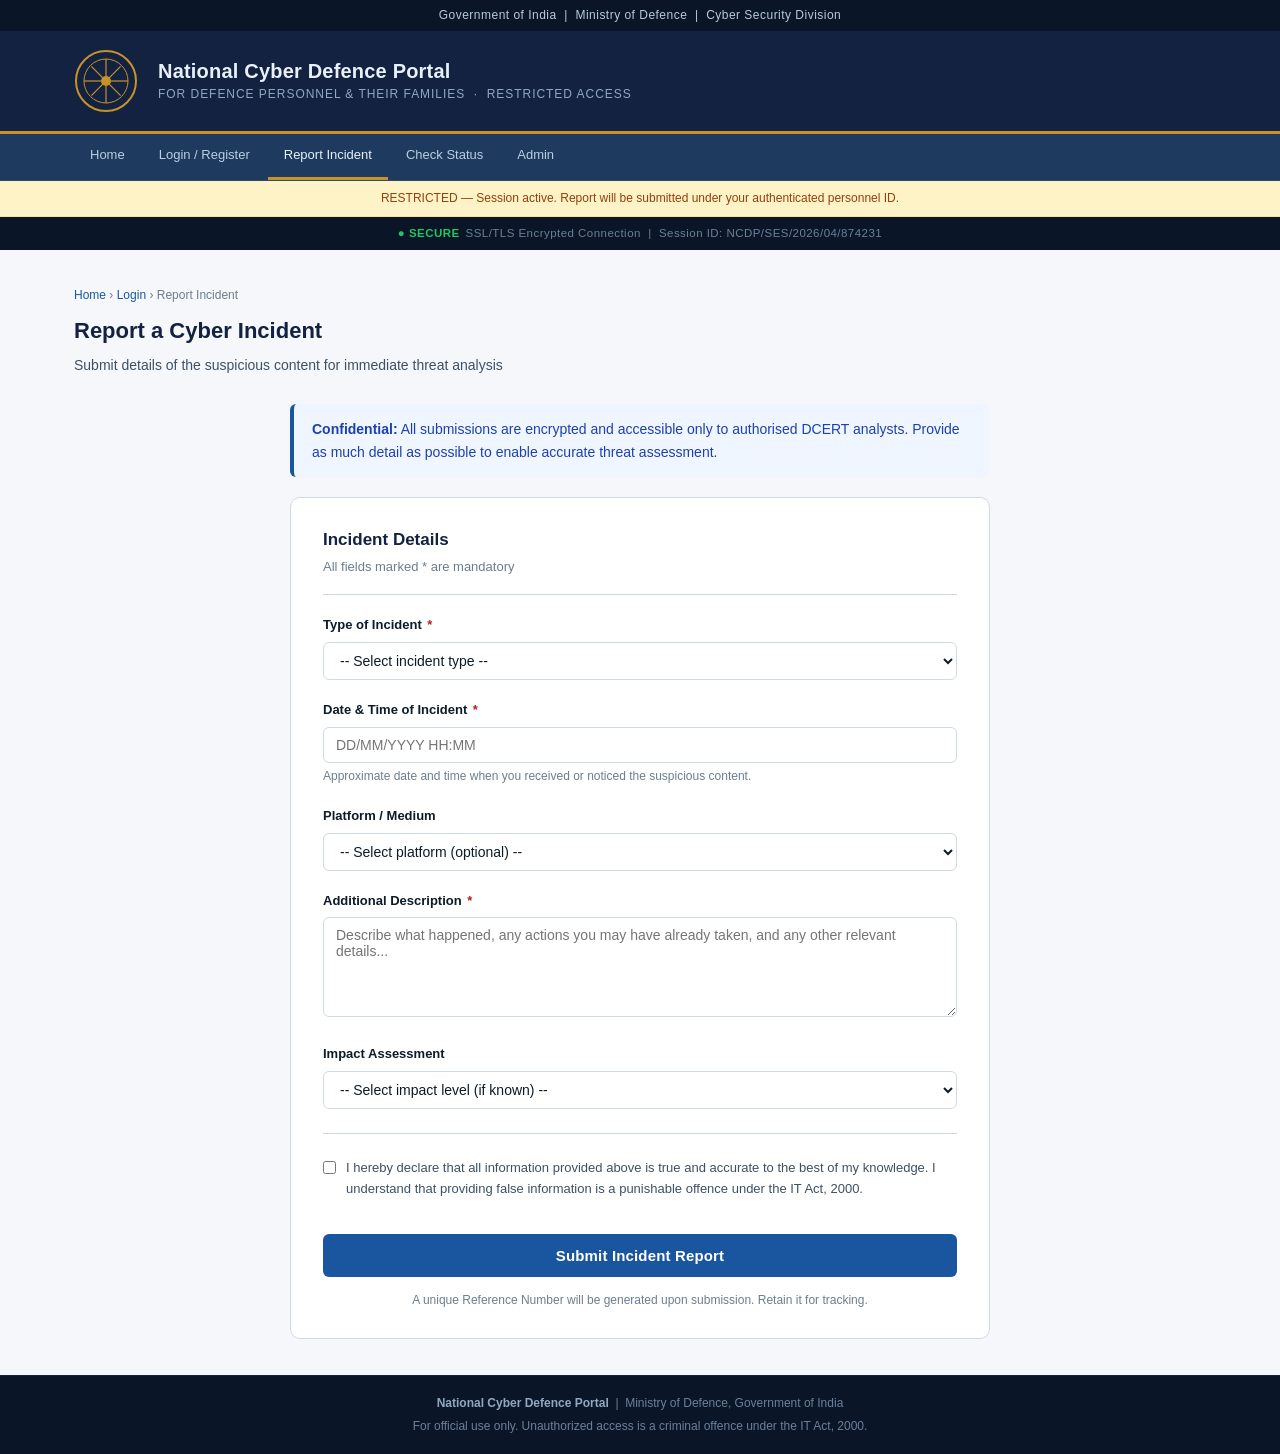
<file: report.html>
<!DOCTYPE html>
<html lang="en">
<head>
  <meta charset="UTF-8">
  <meta name="viewport" content="width=device-width, initial-scale=1.0">
  <title>Report Incident — National Cyber Defence Portal</title>
  <link rel="stylesheet" href="style.css">
</head>
<body>

  <div class="top-strip">Government of India &nbsp;|&nbsp; Ministry of Defence &nbsp;|&nbsp; Cyber Security Division</div>

  <header>
    <div class="header-inner">
      <svg class="emblem" viewBox="0 0 64 64" fill="none" xmlns="http://www.w3.org/2000/svg" aria-hidden="true">
        <circle cx="32" cy="32" r="30" stroke="#c8922a" stroke-width="2" fill="none"/>
        <circle cx="32" cy="32" r="22" stroke="#c8922a" stroke-width="1" fill="none"/>
        <circle cx="32" cy="32" r="5" fill="#c8922a"/>
        <line x1="32" y1="10" x2="32" y2="27" stroke="#c8922a" stroke-width="1.2"/>
        <line x1="32" y1="37" x2="32" y2="54" stroke="#c8922a" stroke-width="1.2"/>
        <line x1="10" y1="32" x2="27" y2="32" stroke="#c8922a" stroke-width="1.2"/>
        <line x1="37" y1="32" x2="54" y2="32" stroke="#c8922a" stroke-width="1.2"/>
        <line x1="17.4" y1="17.4" x2="28.8" y2="28.8" stroke="#c8922a" stroke-width="1.2"/>
        <line x1="35.2" y1="35.2" x2="46.6" y2="46.6" stroke="#c8922a" stroke-width="1.2"/>
        <line x1="46.6" y1="17.4" x2="35.2" y2="28.8" stroke="#c8922a" stroke-width="1.2"/>
        <line x1="28.8" y1="35.2" x2="17.4" y2="46.6" stroke="#c8922a" stroke-width="1.2"/>
      </svg>
      <div class="header-text">
        <h1>National Cyber Defence Portal</h1>
        <div class="subtitle">For Defence Personnel &amp; Their Families &nbsp;·&nbsp; Restricted Access</div>
      </div>
    </div>
  </header>

  <nav>
    <div class="nav-inner">
      <a href="index.html">Home</a>
      <a href="auth.html">Login / Register</a>
      <a href="report.html" class="active">Report Incident</a>
      <a href="result.html">Check Status</a>
      <a href="admin.html">Admin</a>
    </div>
  </nav>

  <div class="notice-bar">RESTRICTED — Session active. Report will be submitted under your authenticated personnel ID.</div>

  <div class="secure-strip">
    <span>&#9679; SECURE</span>SSL/TLS Encrypted Connection &nbsp;|&nbsp; Session ID: NCDP/SES/2026/04/874231
  </div>

  <main>
    <div class="page-title">
      <div class="breadcrumb"><a href="index.html">Home</a> &rsaquo; <a href="auth.html">Login</a> &rsaquo; Report Incident</div>
      <h2>Report a Cyber Incident</h2>
      <p>Submit details of the suspicious content for immediate threat analysis</p>
    </div>

    <div style="max-width: 700px; margin: 0 auto;">

      <div class="alert alert-info">
        <strong>Confidential:</strong> All submissions are encrypted and accessible only to authorised DCERT analysts. Provide as much detail as possible to enable accurate threat assessment.
      </div>

      <div class="card">
        <div class="card-header">
          <h2>Incident Details</h2>
          <p>All fields marked * are mandatory</p>
        </div>

        <form id="reportForm" onsubmit="handleReport(event)" novalidate>

          <!-- Incident Type -->
          <div class="form-group">
            <label for="incidentType">Type of Incident <span class="required">*</span></label>
            <select id="incidentType" name="incidentType" onchange="switchInputType(this.value)" required>
              <option value="" disabled selected>-- Select incident type --</option>
              <option value="url">Suspicious URL / Link</option>
              <option value="message">Suspicious Message / Text</option>
              <option value="file">Suspicious File / Attachment</option>
              <option value="call">Vishing / Fraudulent Call</option>
              <option value="account">Account Compromise</option>
              <option value="financial">Financial Fraud / UPI Scam</option>
              <option value="other">Other</option>
            </select>
          </div>

          <!-- Dynamic Input Zone -->
          <div id="dynamicZone" style="display:none;">

            <!-- URL INPUT -->
            <div id="urlInput" style="display:none;">
              <div class="form-group">
                <label for="suspiciousUrl">Suspicious URL / Link <span class="required">*</span></label>
                <input type="text" id="suspiciousUrl" name="suspiciousUrl" placeholder="Paste the full URL here (e.g. https://...)">
                <div class="form-hint">Copy and paste the exact URL. Do not click on it.</div>
              </div>
              <div class="form-group">
                <label for="urlSource">Where did you receive this URL?</label>
                <select id="urlSource" name="urlSource">
                  <option value="">-- Select source --</option>
                  <option value="email">Email</option>
                  <option value="whatsapp">WhatsApp</option>
                  <option value="sms">SMS</option>
                  <option value="social">Social Media</option>
                  <option value="other">Other</option>
                </select>
              </div>
            </div>

            <!-- MESSAGE INPUT -->
            <div id="messageInput" style="display:none;">
              <div class="form-group">
                <label for="suspiciousMessage">Suspicious Message Content <span class="required">*</span></label>
                <textarea id="suspiciousMessage" name="suspiciousMessage" rows="5" placeholder="Paste or type the full suspicious message content here..."></textarea>
                <div class="form-hint">Include the full message text. Do not edit or paraphrase.</div>
              </div>
              <div class="form-group">
                <label for="senderInfo">Sender Information (if available)</label>
                <input type="text" id="senderInfo" name="senderInfo" placeholder="Phone number, email address, username, etc.">
              </div>
            </div>

            <!-- FILE INPUT -->
            <div id="fileInput" style="display:none;">
              <div class="form-group">
                <label for="suspiciousFile">Upload Suspicious File <span class="required">*</span></label>
                <div style="border: 2px dashed var(--border); border-radius: var(--radius); padding: 28px 20px; text-align: center; background: #f8fafc; cursor: pointer;" onclick="document.getElementById('fileUpload').click()">
                  <div style="font-size:28px; margin-bottom:8px;">&#128193;</div>
                  <div style="font-size:14px; color: var(--text-secondary); margin-bottom:4px;">Click to select file, or drag and drop</div>
                  <div style="font-size:12px; color: var(--text-muted);" id="fileLabel">Accepted: .pdf, .doc, .docx, .jpg, .png, .zip, .apk (Max 10MB)</div>
                  <input type="file" id="fileUpload" name="fileUpload" style="display:none;" accept=".pdf,.doc,.docx,.jpg,.jpeg,.png,.zip,.apk" onchange="updateFileLabel(this)">
                </div>
              </div>
              <div class="alert alert-high" style="font-size:13px; padding:10px 14px;">
                <strong>Warning:</strong> Do not open or execute the suspicious file. Upload it as-is.
              </div>
            </div>

          </div>

          <!-- Date/Time of Incident -->
          <div class="form-group">
            <label for="incidentDate">Date &amp; Time of Incident <span class="required">*</span></label>
            <input type="text" id="incidentDate" name="incidentDate" placeholder="DD/MM/YYYY HH:MM" required>
            <div class="form-hint">Approximate date and time when you received or noticed the suspicious content.</div>
          </div>

          <!-- Platform -->
          <div class="form-group">
            <label for="platform">Platform / Medium</label>
            <select id="platform" name="platform">
              <option value="">-- Select platform (optional) --</option>
              <option value="email">Email</option>
              <option value="whatsapp">WhatsApp</option>
              <option value="sms">SMS</option>
              <option value="telegram">Telegram</option>
              <option value="facebook">Facebook</option>
              <option value="instagram">Instagram</option>
              <option value="website">Website</option>
              <option value="phone-call">Phone Call</option>
              <option value="other">Other</option>
            </select>
          </div>

          <!-- Additional Description -->
          <div class="form-group">
            <label for="description">Additional Description <span class="required">*</span></label>
            <textarea id="description" name="description" rows="4" placeholder="Describe what happened, any actions you may have already taken, and any other relevant details..." required></textarea>
          </div>

          <!-- Impact -->
          <div class="form-group">
            <label for="impact">Impact Assessment</label>
            <select id="impact" name="impact">
              <option value="">-- Select impact level (if known) --</option>
              <option value="none">No impact yet (proactive report)</option>
              <option value="data">Personal data may have been exposed</option>
              <option value="financial">Financial loss incurred</option>
              <option value="access">Unauthorised account access occurred</option>
              <option value="device">Device may be compromised</option>
              <option value="official">Official / classified information at risk</option>
            </select>
          </div>

          <hr>

          <!-- Declaration -->
          <div class="form-group" style="display:flex; gap:10px; align-items:flex-start;">
            <input type="checkbox" id="declaration" name="declaration" style="width:auto; margin-top:3px;" required>
            <label for="declaration" style="font-weight:400; font-size:13px; color: var(--text-secondary);">
              I hereby declare that all information provided above is true and accurate to the best of my knowledge.
              I understand that providing false information is a punishable offence under the IT Act, 2000.
            </label>
          </div>

          <!-- Submit -->
          <button type="submit" class="btn btn-primary btn-full btn-lg" style="margin-top:8px;">
            Submit Incident Report
          </button>

          <p style="font-size:12px; color:#6b7e91; text-align:center; margin-top:14px;">
            A unique Reference Number will be generated upon submission. Retain it for tracking.
          </p>

        </form>
      </div>

    </div>
  </main>

  <footer>
    <strong>National Cyber Defence Portal</strong> &nbsp;|&nbsp; Ministry of Defence, Government of India<br>
    <span style="margin-top:4px; display:block;">For official use only. Unauthorized access is a criminal offence under the IT Act, 2000.</span>
  </footer>

  <script>
    function switchInputType(type) {
      const zone = document.getElementById('dynamicZone');
      const urlEl = document.getElementById('urlInput');
      const msgEl = document.getElementById('messageInput');
      const fileEl = document.getElementById('fileInput');
      zone.style.display = 'block';
      urlEl.style.display = 'none';
      msgEl.style.display = 'none';
      fileEl.style.display = 'none';
      if (type === 'url') urlEl.style.display = 'block';
      else if (type === 'message') msgEl.style.display = 'block';
      else if (type === 'file') fileEl.style.display = 'block';
    }

    function updateFileLabel(input) {
      const label = document.getElementById('fileLabel');
      if (input.files && input.files[0]) {
        const f = input.files[0];
        const sizeMB = (f.size / (1024 * 1024)).toFixed(2);
        label.textContent = 'Selected: ' + f.name + ' (' + sizeMB + ' MB)';
        label.style.color = '#166534';
      }
    }

    function handleReport(e) {
      e.preventDefault();
      const decl = document.getElementById('declaration');
      if (!decl.checked) {
        alert('Please read and accept the declaration before submitting.');
        return;
      }
      window.location.href = 'result.html';
    }
  </script>

</body>
</html>
</file>
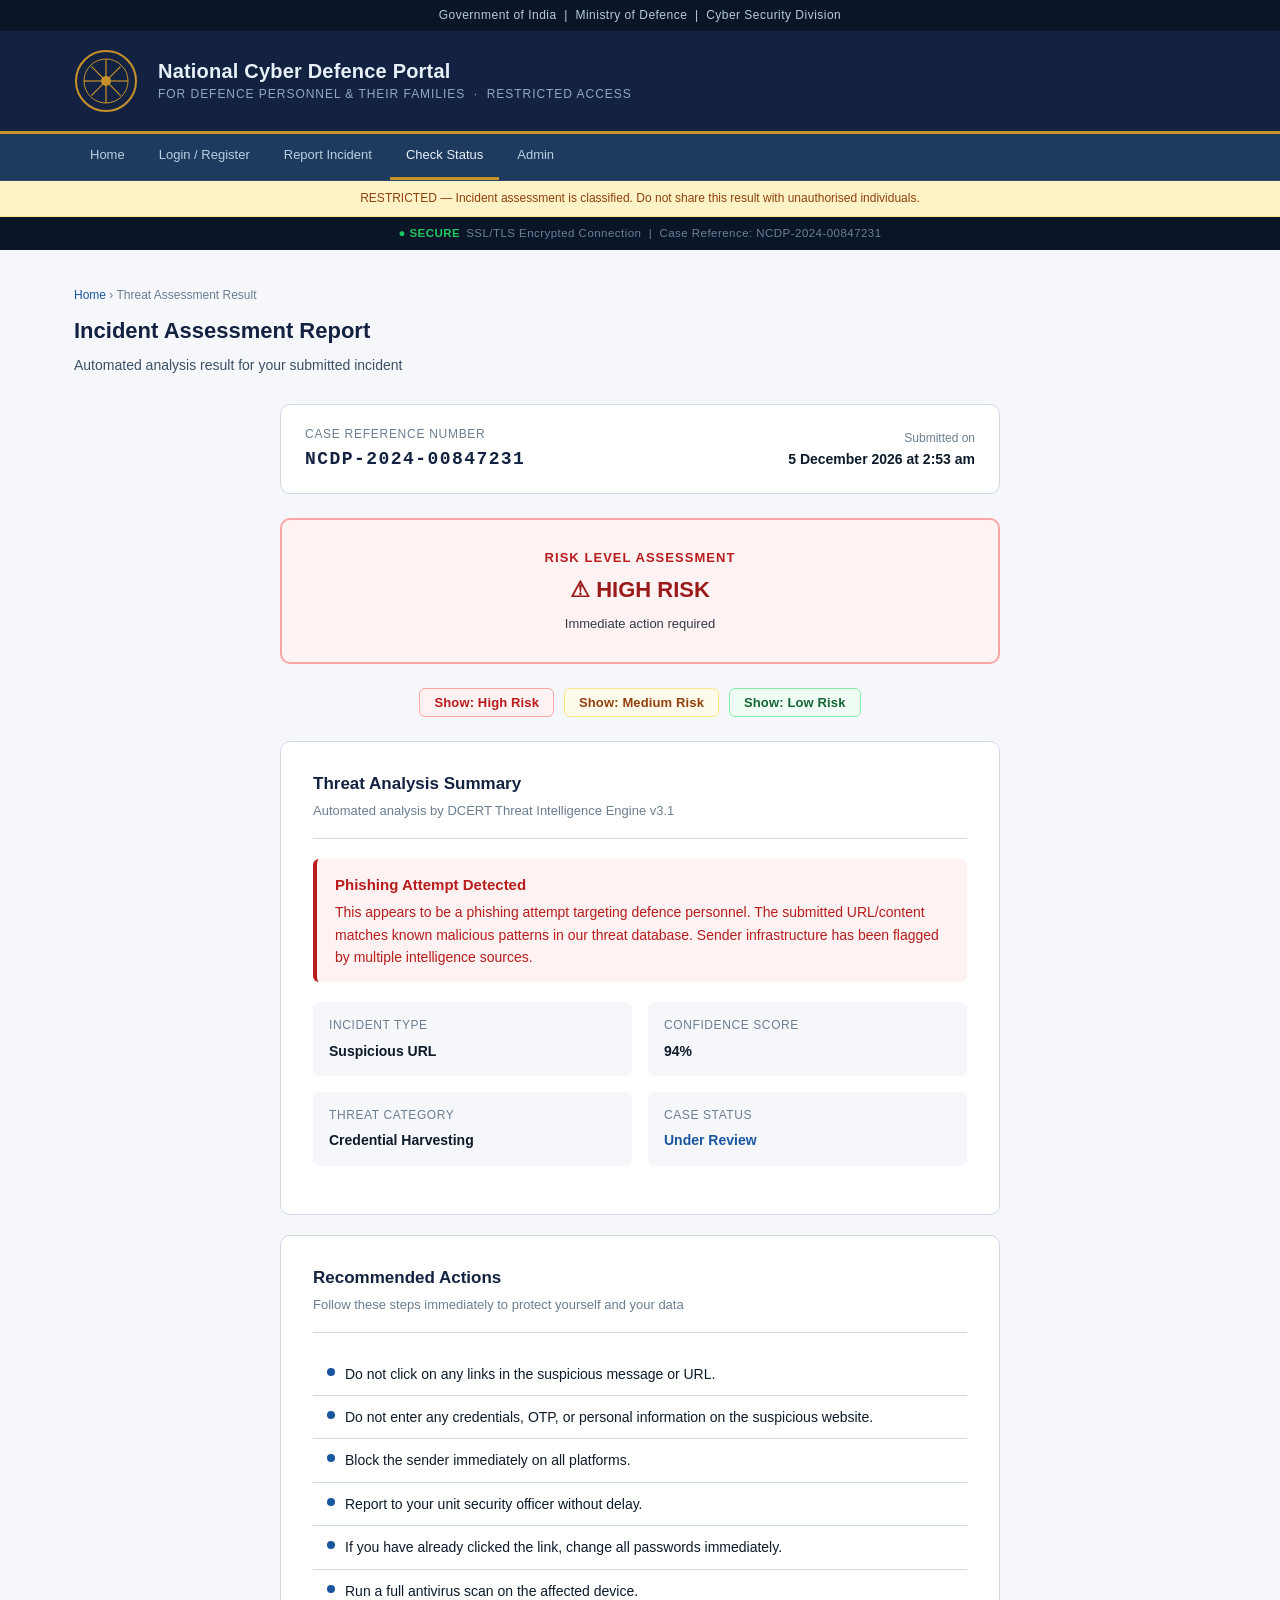
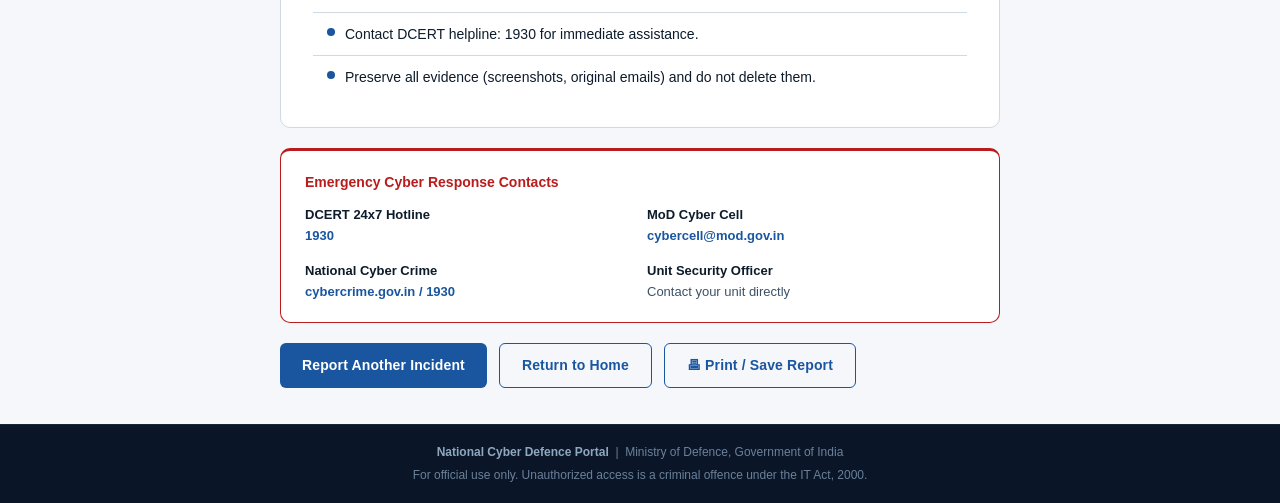
<file: result.html>
<!DOCTYPE html>
<html lang="en">
<head>
  <meta charset="UTF-8">
  <meta name="viewport" content="width=device-width, initial-scale=1.0">
  <title>Threat Assessment Result — National Cyber Defence Portal</title>
  <link rel="stylesheet" href="style.css">
</head>
<body>

  <div class="top-strip">Government of India &nbsp;|&nbsp; Ministry of Defence &nbsp;|&nbsp; Cyber Security Division</div>

  <header>
    <div class="header-inner">
      <svg class="emblem" viewBox="0 0 64 64" fill="none" xmlns="http://www.w3.org/2000/svg" aria-hidden="true">
        <circle cx="32" cy="32" r="30" stroke="#c8922a" stroke-width="2" fill="none"/>
        <circle cx="32" cy="32" r="22" stroke="#c8922a" stroke-width="1" fill="none"/>
        <circle cx="32" cy="32" r="5" fill="#c8922a"/>
        <line x1="32" y1="10" x2="32" y2="27" stroke="#c8922a" stroke-width="1.2"/>
        <line x1="32" y1="37" x2="32" y2="54" stroke="#c8922a" stroke-width="1.2"/>
        <line x1="10" y1="32" x2="27" y2="32" stroke="#c8922a" stroke-width="1.2"/>
        <line x1="37" y1="32" x2="54" y2="32" stroke="#c8922a" stroke-width="1.2"/>
        <line x1="17.4" y1="17.4" x2="28.8" y2="28.8" stroke="#c8922a" stroke-width="1.2"/>
        <line x1="35.2" y1="35.2" x2="46.6" y2="46.6" stroke="#c8922a" stroke-width="1.2"/>
        <line x1="46.6" y1="17.4" x2="35.2" y2="28.8" stroke="#c8922a" stroke-width="1.2"/>
        <line x1="28.8" y1="35.2" x2="17.4" y2="46.6" stroke="#c8922a" stroke-width="1.2"/>
      </svg>
      <div class="header-text">
        <h1>National Cyber Defence Portal</h1>
        <div class="subtitle">For Defence Personnel &amp; Their Families &nbsp;·&nbsp; Restricted Access</div>
      </div>
    </div>
  </header>

  <nav>
    <div class="nav-inner">
      <a href="index.html">Home</a>
      <a href="auth.html">Login / Register</a>
      <a href="report.html">Report Incident</a>
      <a href="result.html" class="active">Check Status</a>
      <a href="admin.html">Admin</a>
    </div>
  </nav>

  <div class="notice-bar">RESTRICTED — Incident assessment is classified. Do not share this result with unauthorised individuals.</div>

  <div class="secure-strip">
    <span>&#9679; SECURE</span>SSL/TLS Encrypted Connection &nbsp;|&nbsp; Case Reference: NCDP-2024-00847231
  </div>

  <main>
    <div class="page-title">
      <div class="breadcrumb"><a href="index.html">Home</a> &rsaquo; Threat Assessment Result</div>
      <h2>Incident Assessment Report</h2>
      <p>Automated analysis result for your submitted incident</p>
    </div>

    <div style="max-width: 720px; margin: 0 auto;">

      <!-- Reference card -->
      <div class="card-sm" style="margin-bottom: 24px; display: flex; align-items: center; justify-content: space-between; flex-wrap: wrap; gap: 12px;">
        <div>
          <div style="font-size:12px; color: var(--text-muted); text-transform:uppercase; letter-spacing:0.06em;">Case Reference Number</div>
          <div style="font-size:18px; font-weight:700; color: var(--navy-mid); font-family: 'Courier New', monospace; letter-spacing:0.08em;">NCDP-2024-00847231</div>
        </div>
        <div style="text-align:right;">
          <div style="font-size:12px; color: var(--text-muted);">Submitted on</div>
          <div style="font-size:14px; font-weight:600; color: var(--text-primary);" id="submitDate"></div>
        </div>
      </div>

      <!-- RISK LEVEL BLOCK — switch class between: high / medium / low -->
      <div class="risk-level high" id="riskBlock">
        <div class="risk-label">Risk Level Assessment</div>
        <div class="risk-title" id="riskTitle">&#9888; HIGH RISK</div>
        <div style="font-size:13px; margin-top:10px; opacity:0.85;" id="riskSub">Immediate action required</div>
      </div>

      <!-- Demo switcher (not production — for display) -->
      <div style="display:flex; gap:10px; justify-content:center; margin-bottom:24px; flex-wrap:wrap;">
        <button class="btn btn-sm" style="background:#fef2f2; color:#b91c1c; border:1px solid #fca5a5;" onclick="setRisk('high')">Show: High Risk</button>
        <button class="btn btn-sm" style="background:#fffbeb; color:#92400e; border:1px solid #fde68a;" onclick="setRisk('medium')">Show: Medium Risk</button>
        <button class="btn btn-sm" style="background:#f0fdf4; color:#166534; border:1px solid #86efac;" onclick="setRisk('low')">Show: Low Risk</button>
      </div>

      <!-- ALERT MESSAGE -->
      <div class="card" style="margin-bottom:20px;">
        <div class="card-header">
          <h2>Threat Analysis Summary</h2>
          <p>Automated analysis by DCERT Threat Intelligence Engine v3.1</p>
        </div>

        <div class="alert alert-high" id="alertBox">
          <div class="alert-title" id="alertTitle">Phishing Attempt Detected</div>
          <div id="alertBody">This appears to be a phishing attempt targeting defence personnel. The submitted URL/content matches known malicious patterns in our threat database. Sender infrastructure has been flagged by multiple intelligence sources.</div>
        </div>

        <div style="display: grid; grid-template-columns: 1fr 1fr; gap: 16px; margin-bottom:20px;">
          <div style="background: var(--bg); border-radius: var(--radius); padding: 14px 16px;">
            <div style="font-size:12px; color: var(--text-muted); text-transform:uppercase; letter-spacing:0.05em; margin-bottom:4px;">Incident Type</div>
            <div style="font-size:14px; font-weight:600; color: var(--text-primary);">Suspicious URL</div>
          </div>
          <div style="background: var(--bg); border-radius: var(--radius); padding: 14px 16px;">
            <div style="font-size:12px; color: var(--text-muted); text-transform:uppercase; letter-spacing:0.05em; margin-bottom:4px;">Confidence Score</div>
            <div style="font-size:14px; font-weight:600; color: var(--text-primary);" id="confidenceScore">94%</div>
          </div>
          <div style="background: var(--bg); border-radius: var(--radius); padding: 14px 16px;">
            <div style="font-size:12px; color: var(--text-muted); text-transform:uppercase; letter-spacing:0.05em; margin-bottom:4px;">Threat Category</div>
            <div style="font-size:14px; font-weight:600; color: var(--text-primary);" id="threatCategory">Credential Harvesting</div>
          </div>
          <div style="background: var(--bg); border-radius: var(--radius); padding: 14px 16px;">
            <div style="font-size:12px; color: var(--text-muted); text-transform:uppercase; letter-spacing:0.05em; margin-bottom:4px;">Case Status</div>
            <div style="font-size:14px; font-weight:600; color: #1a56a0;">Under Review</div>
          </div>
        </div>

      </div>

      <!-- SUGGESTED ACTIONS -->
      <div class="card" style="margin-bottom:20px;">
        <div class="card-header">
          <h2>Recommended Actions</h2>
          <p>Follow these steps immediately to protect yourself and your data</p>
        </div>
        <ul class="action-list" id="actionList">
          <!-- populated by JS -->
        </ul>
      </div>

      <!-- EMERGENCY CONTACTS -->
      <div class="card-sm" style="border-top: 3px solid var(--red); margin-bottom:20px;" id="emergencyCard">
        <h3 style="font-size:14px; font-weight:700; color: var(--red); margin-bottom:12px;">Emergency Cyber Response Contacts</h3>
        <div style="display:grid; grid-template-columns:1fr 1fr; gap:14px; font-size:13px; color: var(--text-secondary);">
          <div>
            <div style="font-weight:600; color: var(--text-primary);">DCERT 24x7 Hotline</div>
            <div style="color: #1a56a0; font-weight:600;">1930</div>
          </div>
          <div>
            <div style="font-weight:600; color: var(--text-primary);">MoD Cyber Cell</div>
            <div style="color: #1a56a0; font-weight:600;">cybercell@mod.gov.in</div>
          </div>
          <div>
            <div style="font-weight:600; color: var(--text-primary);">National Cyber Crime</div>
            <div style="color: #1a56a0; font-weight:600;">cybercrime.gov.in / 1930</div>
          </div>
          <div>
            <div style="font-weight:600; color: var(--text-primary);">Unit Security Officer</div>
            <div>Contact your unit directly</div>
          </div>
        </div>
      </div>

      <!-- CTA -->
      <div style="display:flex; gap:12px; flex-wrap:wrap;">
        <a href="report.html" class="btn btn-primary">Report Another Incident</a>
        <a href="index.html" class="btn btn-secondary">Return to Home</a>
        <button onclick="window.print()" class="btn btn-secondary">&#128438; Print / Save Report</button>
      </div>

    </div>
  </main>

  <footer>
    <strong>National Cyber Defence Portal</strong> &nbsp;|&nbsp; Ministry of Defence, Government of India<br>
    <span style="margin-top:4px; display:block;">For official use only. Unauthorized access is a criminal offence under the IT Act, 2000.</span>
  </footer>

  <script>
    const riskData = {
      high: {
        label: '&#9888; HIGH RISK',
        sub: 'Immediate action required',
        alertClass: 'alert-high',
        alertTitle: 'Phishing Attempt Detected',
        alertBody: 'This appears to be a phishing attempt targeting defence personnel. The submitted URL/content matches known malicious patterns in our threat database. Sender infrastructure has been flagged by multiple intelligence sources.',
        confidence: '94%',
        category: 'Credential Harvesting',
        actions: [
          'Do not click on any links in the suspicious message or URL.',
          'Do not enter any credentials, OTP, or personal information on the suspicious website.',
          'Block the sender immediately on all platforms.',
          'Report to your unit security officer without delay.',
          'If you have already clicked the link, change all passwords immediately.',
          'Run a full antivirus scan on the affected device.',
          'Contact DCERT helpline: 1930 for immediate assistance.',
          'Preserve all evidence (screenshots, original emails) and do not delete them.'
        ]
      },
      medium: {
        label: '&#9888; MEDIUM RISK',
        sub: 'Exercise caution — action recommended',
        alertClass: 'alert-medium',
        alertTitle: 'Suspicious Content Identified',
        alertBody: 'This content has characteristics consistent with social engineering or spam. While not definitively malicious, it exhibits suspicious patterns. Exercise caution and follow the recommended steps below.',
        confidence: '71%',
        category: 'Social Engineering / Spam',
        actions: [
          'Do not respond to the sender or engage with the content.',
          'Block the sender as a precaution.',
          'Do not share any personal or financial information.',
          'Monitor your accounts for any unusual activity over the next 30 days.',
          'Inform your unit security officer of the incident.',
          'Report to national cybercrime portal (cybercrime.gov.in) if financial fraud is involved.'
        ]
      },
      low: {
        label: '&#10003; LOW RISK',
        sub: 'No immediate threat detected',
        alertClass: 'alert-low',
        alertTitle: 'Low Threat — Likely Spam or False Positive',
        alertBody: 'Analysis indicates this content is likely spam or a low-severity nuisance with no significant malicious indicators. Continue to exercise standard cyber hygiene practices.',
        confidence: '88%',
        category: 'Spam / Nuisance',
        actions: [
          'Mark the message as spam and block the sender.',
          'No immediate escalation required, but remain vigilant.',
          'Continue practising standard cyber hygiene.',
          'Do not subscribe to unknown mailing lists or promotional content.',
          'Keep your devices and software updated with latest security patches.'
        ]
      }
    };

    function setRisk(level) {
      const d = riskData[level];
      const block = document.getElementById('riskBlock');
      block.className = 'risk-level ' + level;
      document.getElementById('riskTitle').innerHTML = d.label;
      document.getElementById('riskSub').textContent = d.sub;

      const ab = document.getElementById('alertBox');
      ab.className = 'alert ' + d.alertClass;
      document.getElementById('alertTitle').textContent = d.alertTitle;
      document.getElementById('alertBody').textContent = d.alertBody;
      document.getElementById('confidenceScore').textContent = d.confidence;
      document.getElementById('threatCategory').textContent = d.category;

      const ul = document.getElementById('actionList');
      ul.innerHTML = d.actions.map(a =>
        '<li><span class="action-dot"></span>' + a + '</li>'
      ).join('');

      const ec = document.getElementById('emergencyCard');
      ec.style.borderColor = level === 'high' ? 'var(--red)' : level === 'medium' ? '#d97706' : '#16a34a';
      const et = ec.querySelector('h3');
      et.style.color = level === 'high' ? 'var(--red)' : level === 'medium' ? '#d97706' : '#16a34a';
    }

    // Init
    const now = new Date();
    document.getElementById('submitDate').textContent = now.toLocaleString('en-IN', { dateStyle:'long', timeStyle:'short' });
    setRisk('high');
  </script>

</body>
</html>
</file>
<file: style.css>
/* National Cyber Defence Portal - Official Stylesheet */

:root {
  --navy: #0a1628;
  --navy-mid: #132240;
  --navy-light: #1e3a5f;
  --accent: #1a56a0;
  --accent-hover: #174d94;
  --gold: #c8922a;
  --text-primary: #0d1b2a;
  --text-secondary: #3d5166;
  --text-muted: #6b7e91;
  --border: #d0dae3;
  --bg: #f5f7fa;
  --bg-card: #ffffff;
  --red: #b91c1c;
  --red-bg: #fef2f2;
  --yellow: #92400e;
  --yellow-bg: #fffbeb;
  --green: #166534;
  --green-bg: #f0fdf4;
  --radius: 6px;
  --radius-lg: 10px;
}

* { box-sizing: border-box; margin: 0; padding: 0; }

body {
  font-family: 'Segoe UI', Arial, sans-serif;
  font-size: 15px;
  background: var(--bg);
  color: var(--text-primary);
  line-height: 1.6;
  min-height: 100vh;
  display: flex;
  flex-direction: column;
}

/* ── TOP STRIP ── */
.top-strip {
  background: var(--navy);
  color: #b8c9dc;
  font-size: 12px;
  padding: 6px 0;
  text-align: center;
  letter-spacing: 0.04em;
}

/* ── HEADER ── */
header {
  background: var(--navy-mid);
  border-bottom: 3px solid var(--gold);
  padding: 0;
}

.header-inner {
  max-width: 1180px;
  margin: 0 auto;
  padding: 18px 24px;
  display: flex;
  align-items: center;
  gap: 20px;
}

.emblem {
  width: 64px;
  height: 64px;
  flex-shrink: 0;
}

.header-text h1 {
  font-size: 20px;
  font-weight: 700;
  color: #e8f0f8;
  line-height: 1.2;
  letter-spacing: 0.01em;
}

.header-text .subtitle {
  font-size: 12px;
  color: #8fa8c0;
  margin-top: 2px;
  text-transform: uppercase;
  letter-spacing: 0.08em;
}

/* ── NAVBAR ── */
nav {
  background: var(--navy-light);
  border-bottom: 1px solid rgba(255,255,255,0.08);
}

.nav-inner {
  max-width: 1180px;
  margin: 0 auto;
  padding: 0 24px;
  display: flex;
  align-items: center;
  gap: 2px;
}

nav a {
  display: inline-block;
  color: #b8cfe0;
  text-decoration: none;
  font-size: 13px;
  padding: 11px 16px;
  font-weight: 500;
  border-bottom: 3px solid transparent;
  transition: color 0.15s, border-color 0.15s;
}

nav a:hover, nav a.active {
  color: #e8f0f8;
  border-bottom-color: var(--gold);
}

/* ── MAIN ── */
main {
  flex: 1;
  max-width: 1180px;
  margin: 0 auto;
  width: 100%;
  padding: 36px 24px;
}

/* ── FOOTER ── */
footer {
  background: var(--navy);
  color: #6b8099;
  text-align: center;
  padding: 18px 24px;
  font-size: 12px;
  margin-top: auto;
  border-top: 1px solid rgba(255,255,255,0.06);
}

footer strong { color: #8fa8c0; }

/* ── CARDS ── */
.card {
  background: var(--bg-card);
  border: 1px solid var(--border);
  border-radius: var(--radius-lg);
  padding: 28px 32px;
}

.card-sm {
  background: var(--bg-card);
  border: 1px solid var(--border);
  border-radius: var(--radius-lg);
  padding: 20px 24px;
}

.card-header {
  border-bottom: 1px solid var(--border);
  padding-bottom: 16px;
  margin-bottom: 20px;
}

.card-header h2 {
  font-size: 17px;
  font-weight: 600;
  color: var(--navy-mid);
}

.card-header p {
  font-size: 13px;
  color: var(--text-muted);
  margin-top: 4px;
}

/* ── PAGE TITLE ── */
.page-title {
  margin-bottom: 28px;
}

.page-title h2 {
  font-size: 22px;
  font-weight: 700;
  color: var(--navy-mid);
}

.page-title p {
  color: var(--text-secondary);
  font-size: 14px;
  margin-top: 6px;
}

.breadcrumb {
  font-size: 12px;
  color: var(--text-muted);
  margin-bottom: 8px;
}

.breadcrumb a { color: var(--accent); text-decoration: none; }
.breadcrumb a:hover { text-decoration: underline; }

/* ── FORMS ── */
.form-group {
  margin-bottom: 20px;
}

.form-group label {
  display: block;
  font-size: 13px;
  font-weight: 600;
  color: var(--text-primary);
  margin-bottom: 6px;
}

.form-group label .required {
  color: var(--red);
  margin-left: 2px;
}

input[type="text"],
input[type="email"],
input[type="number"],
input[type="password"],
select,
textarea {
  width: 100%;
  padding: 9px 12px;
  border: 1px solid var(--border);
  border-radius: var(--radius);
  font-size: 14px;
  color: var(--text-primary);
  background: #fff;
  transition: border-color 0.15s, box-shadow 0.15s;
  font-family: inherit;
}

input:focus, select:focus, textarea:focus {
  outline: none;
  border-color: var(--accent);
  box-shadow: 0 0 0 3px rgba(26, 86, 160, 0.12);
}

textarea { resize: vertical; min-height: 100px; }

.form-hint {
  font-size: 12px;
  color: var(--text-muted);
  margin-top: 4px;
}

/* ── BUTTONS ── */
.btn {
  display: inline-flex;
  align-items: center;
  gap: 8px;
  padding: 10px 22px;
  border-radius: var(--radius);
  font-size: 14px;
  font-weight: 600;
  cursor: pointer;
  border: none;
  text-decoration: none;
  transition: background 0.15s, opacity 0.15s;
  font-family: inherit;
  letter-spacing: 0.01em;
}

.btn-primary {
  background: var(--accent);
  color: #fff;
}

.btn-primary:hover { background: var(--accent-hover); }

.btn-secondary {
  background: transparent;
  color: var(--accent);
  border: 1px solid var(--accent);
}

.btn-secondary:hover { background: #f0f5fb; }

.btn-danger {
  background: var(--red);
  color: #fff;
}

.btn-danger:hover { background: #991b1b; }

.btn-sm { padding: 6px 14px; font-size: 13px; }
.btn-lg { padding: 13px 30px; font-size: 15px; }
.btn-full { width: 100%; justify-content: center; }

/* ── BADGE ── */
.badge {
  display: inline-block;
  padding: 3px 10px;
  border-radius: 50px;
  font-size: 12px;
  font-weight: 600;
  letter-spacing: 0.02em;
}

.badge-high { background: var(--red-bg); color: var(--red); }
.badge-medium { background: var(--yellow-bg); color: var(--yellow); }
.badge-low { background: var(--green-bg); color: var(--green); }
.badge-info { background: #eff6ff; color: #1e40af; }
.badge-gray { background: #f1f5f9; color: #475569; }

/* ── ALERT BOXES ── */
.alert {
  border-left: 4px solid;
  border-radius: var(--radius);
  padding: 14px 18px;
  font-size: 14px;
  margin-bottom: 20px;
}

.alert-high { background: var(--red-bg); border-color: var(--red); color: var(--red); }
.alert-medium { background: var(--yellow-bg); border-color: #d97706; color: var(--yellow); }
.alert-low { background: var(--green-bg); border-color: #16a34a; color: var(--green); }
.alert-info { background: #eff6ff; border-color: var(--accent); color: #1e40af; }

.alert-title { font-weight: 700; font-size: 15px; margin-bottom: 4px; }

/* ── TABLE ── */
.table-wrap { overflow-x: auto; }

table {
  width: 100%;
  border-collapse: collapse;
  font-size: 14px;
}

table th {
  background: var(--bg);
  color: var(--text-secondary);
  font-weight: 600;
  font-size: 12px;
  text-transform: uppercase;
  letter-spacing: 0.06em;
  padding: 10px 16px;
  border-bottom: 1px solid var(--border);
  text-align: left;
  white-space: nowrap;
}

table td {
  padding: 11px 16px;
  border-bottom: 1px solid var(--border);
  color: var(--text-primary);
  vertical-align: middle;
}

table tr:last-child td { border-bottom: none; }
table tr:hover td { background: #f8fafc; }

/* ── STATS GRID ── */
.stats-grid {
  display: grid;
  grid-template-columns: repeat(auto-fit, minmax(160px, 1fr));
  gap: 16px;
  margin-bottom: 28px;
}

.stat-card {
  background: var(--bg-card);
  border: 1px solid var(--border);
  border-radius: var(--radius-lg);
  padding: 20px 18px;
  text-align: center;
}

.stat-card .stat-num {
  font-size: 32px;
  font-weight: 700;
  color: var(--navy-mid);
  line-height: 1;
}

.stat-card .stat-label {
  font-size: 12px;
  color: var(--text-muted);
  margin-top: 6px;
  text-transform: uppercase;
  letter-spacing: 0.05em;
}

.stat-card.stat-high .stat-num { color: var(--red); }
.stat-card.stat-medium .stat-num { color: #d97706; }
.stat-card.stat-low .stat-num { color: #16a34a; }

/* ── GRID UTILS ── */
.grid-2 { display: grid; grid-template-columns: 1fr 1fr; gap: 24px; }
.grid-3 { display: grid; grid-template-columns: repeat(3, 1fr); gap: 20px; }

/* ── SECTION HEADER ── */
.section-head {
  display: flex;
  align-items: center;
  justify-content: space-between;
  margin-bottom: 20px;
}

.section-head h3 {
  font-size: 16px;
  font-weight: 600;
  color: var(--navy-mid);
}

/* ── DIVIDER ── */
hr { border: none; border-top: 1px solid var(--border); margin: 24px 0; }

/* ── SECURE BADGE ── */
.secure-strip {
  background: var(--navy);
  color: #6b8099;
  font-size: 11.5px;
  text-align: center;
  padding: 7px;
  letter-spacing: 0.04em;
}

.secure-strip span {
  color: #22c55e;
  font-weight: 600;
  margin-right: 6px;
}

/* ── FILTER ROW ── */
.filter-row {
  display: flex;
  align-items: center;
  gap: 14px;
  flex-wrap: wrap;
  margin-bottom: 20px;
}

.filter-row select,
.filter-row input {
  width: auto;
  min-width: 140px;
  font-size: 13px;
  padding: 7px 10px;
}

/* ── OTP ROW ── */
.otp-row {
  display: flex;
  gap: 10px;
}

.otp-row input { flex: 1; }
.otp-row button { flex-shrink: 0; }

/* ── CAPTCHA BOX ── */
.captcha-box {
  background: var(--bg);
  border: 1px solid var(--border);
  border-radius: var(--radius);
  padding: 14px 16px;
  display: flex;
  align-items: center;
  gap: 14px;
  font-size: 13px;
  color: var(--text-secondary);
}

.captcha-img {
  background: #dde4ec;
  border-radius: 4px;
  padding: 8px 16px;
  font-size: 18px;
  font-family: 'Courier New', monospace;
  font-weight: 700;
  letter-spacing: 0.25em;
  color: var(--navy-mid);
  user-select: none;
  border: 1px solid var(--border);
}

/* ── RISK INDICATOR ── */
.risk-level {
  text-align: center;
  padding: 28px 20px;
  border-radius: var(--radius-lg);
  margin-bottom: 24px;
}

.risk-level.high { background: var(--red-bg); border: 2px solid #fca5a5; }
.risk-level.medium { background: var(--yellow-bg); border: 2px solid #fde68a; }
.risk-level.low { background: var(--green-bg); border: 2px solid #86efac; }

.risk-label {
  font-size: 13px;
  font-weight: 600;
  text-transform: uppercase;
  letter-spacing: 0.08em;
  margin-bottom: 8px;
}

.risk-level.high .risk-label { color: var(--red); }
.risk-level.medium .risk-label { color: #d97706; }
.risk-level.low .risk-label { color: #16a34a; }

.risk-title {
  font-size: 22px;
  font-weight: 700;
  line-height: 1.2;
}

.risk-level.high .risk-title { color: #991b1b; }
.risk-level.medium .risk-title { color: var(--yellow); }
.risk-level.low .risk-title { color: var(--green); }

/* ── ACTION LIST ── */
.action-list {
  list-style: none;
  padding: 0;
}

.action-list li {
  padding: 10px 14px;
  border-bottom: 1px solid var(--border);
  font-size: 14px;
  display: flex;
  align-items: flex-start;
  gap: 10px;
  color: var(--text-primary);
}

.action-list li:last-child { border-bottom: none; }

.action-dot {
  width: 8px;
  height: 8px;
  border-radius: 50%;
  background: var(--accent);
  margin-top: 5px;
  flex-shrink: 0;
}

/* ── HOMEPAGE HERO ── */
.hero {
  background: var(--navy-mid);
  border-radius: var(--radius-lg);
  padding: 48px 40px;
  text-align: center;
  margin-bottom: 36px;
  border: 1px solid rgba(255,255,255,0.06);
}

.hero h2 {
  font-size: 26px;
  font-weight: 700;
  color: #e8f0f8;
  margin-bottom: 14px;
  line-height: 1.3;
}

.hero p {
  font-size: 15px;
  color: #8fa8c0;
  max-width: 680px;
  margin: 0 auto 28px;
  line-height: 1.7;
}

.hero-actions {
  display: flex;
  gap: 14px;
  justify-content: center;
  flex-wrap: wrap;
}

/* ── FEATURE CARDS ── */
.feature-grid {
  display: grid;
  grid-template-columns: repeat(auto-fit, minmax(230px, 1fr));
  gap: 20px;
  margin-bottom: 32px;
}

.feature-card {
  background: var(--bg-card);
  border: 1px solid var(--border);
  border-top: 3px solid var(--accent);
  border-radius: var(--radius-lg);
  padding: 22px 20px;
}

.feature-card h3 {
  font-size: 15px;
  font-weight: 600;
  color: var(--navy-mid);
  margin-bottom: 8px;
}

.feature-card p {
  font-size: 13px;
  color: var(--text-muted);
  line-height: 1.6;
}

.feature-icon {
  width: 36px;
  height: 36px;
  background: #eff6ff;
  border-radius: 8px;
  display: flex;
  align-items: center;
  justify-content: center;
  margin-bottom: 14px;
}

/* ── INFO STRIP ── */
.info-strip {
  background: #eff6ff;
  border: 1px solid #bfdbfe;
  border-radius: var(--radius);
  padding: 12px 16px;
  font-size: 13px;
  color: #1e40af;
  margin-bottom: 24px;
  display: flex;
  gap: 10px;
  align-items: flex-start;
}

/* ── ADMIN HEADER ── */
.admin-header {
  background: #0f1f36;
  padding: 12px 24px;
  display: flex;
  align-items: center;
  justify-content: space-between;
}

.admin-header span {
  color: #6b8099;
  font-size: 13px;
}

.admin-header strong { color: #8fa8c0; }

/* ── NOTICE ── */
.notice-bar {
  background: #fef3c7;
  border-bottom: 1px solid #fde68a;
  text-align: center;
  font-size: 12px;
  color: #92400e;
  padding: 8px;
  font-weight: 500;
}

/* ── RESPONSIVE ── */
@media (max-width: 768px) {
  .grid-2, .grid-3 { grid-template-columns: 1fr; }
  .hero { padding: 32px 20px; }
  .hero h2 { font-size: 20px; }
  .card { padding: 20px 18px; }
  .header-text h1 { font-size: 16px; }
  .header-inner { gap: 14px; }
  .emblem { width: 48px; height: 48px; }
  nav a { padding: 10px 10px; font-size: 12px; }
}
</file>
